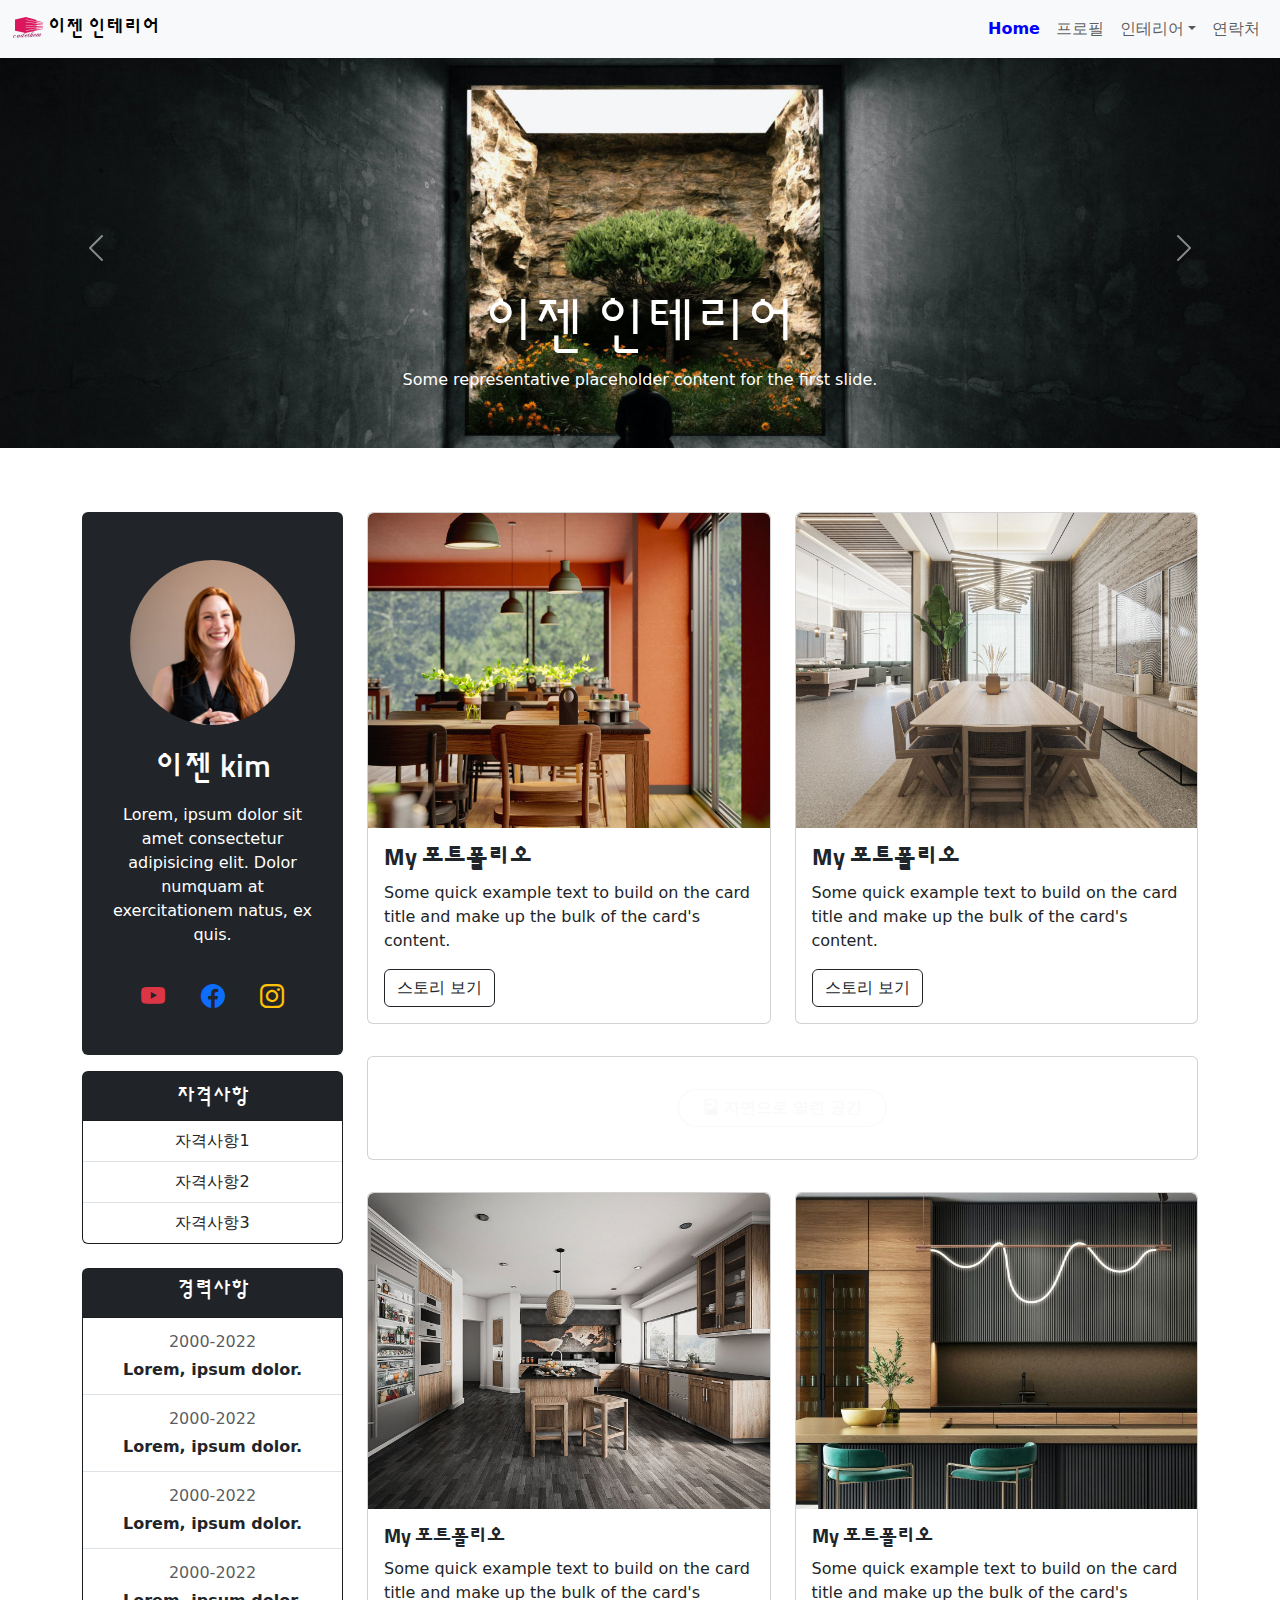
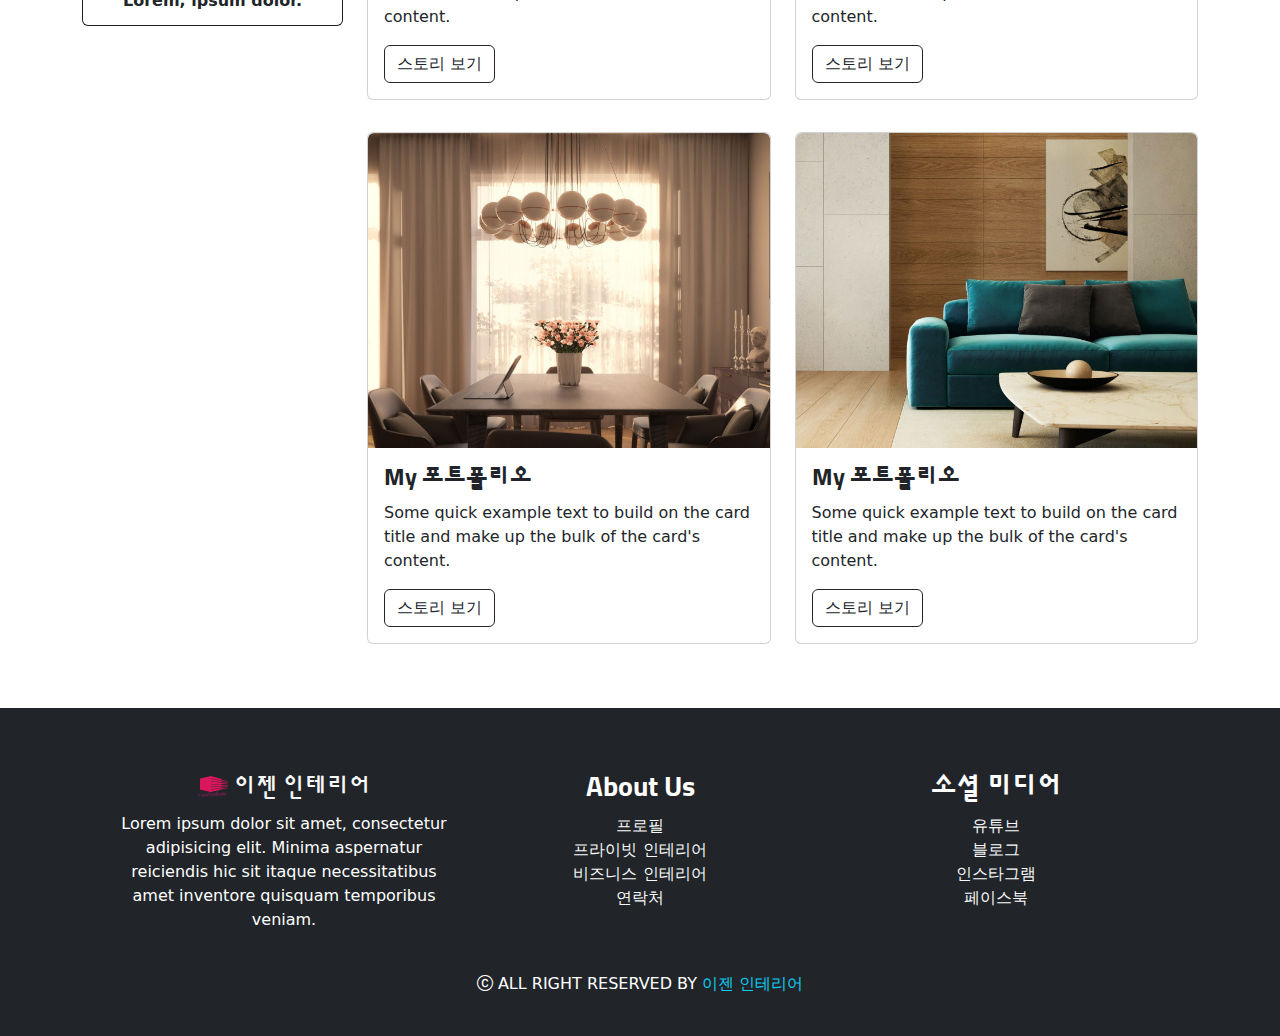
<file: index.html>
<!DOCTYPE html>
<html lang="en">
<head>
    <meta charset="UTF-8">
    <meta name="viewport" content="width=device-width, initial-scale=1.0">
    <title>이젠 인테리어</title>
    
    <link rel="stylesheet" href="https://cdn.jsdelivr.net/npm/bootstrap-icons@1.11.3/font/bootstrap-icons.min.css">
    <link href="./css/style.css" rel="stylesheet">
    <link href="./css/bootstrap.css" rel="stylesheet">

</head>
<body>
    <!-- 네비게이션 영역 시작 -->
    <nav class="navbar navbar-expand-md bg-light fixed-top">
        <div class="container-fluid">
            <a class="navbar-brand logo-font" href="./index.html"><img src='./images/logo.png' alt="로고"> 이젠 인테리어</a>
            <button class="navbar-toggler" type="button" data-bs-toggle="collapse" data-bs-target="#nav-menu" aria-controls="nav-menu" aria-expanded="false" aria-label="Toggle navigation">
                <span class="navbar-toggler-icon"></span>
            </button>
            <div class="collapse navbar-collapse" id="nav-menu">
                <ul class="navbar-nav ms-auto mb-2 mb-md-0" >
                    <li class="nav-item">
                        <a class="nav-link active fw-bold" href="#home">Home</a>
                    </li>
                    <li class="nav-item">
                        <a class="nav-link" href="./profile.html">프로필</a>
                    </li>
                    <li class="nav-item dropdown">
                        <a class="nav-link dropdown-toggle" href="#" role="button" data-bs-toggle="dropdown" aria-expanded="false">인테리어</a>
                        <ul class="dropdown-menu">
                            <li><a class="dropdown-item" href="./private-interior.html">개인공간</a></li>
                            <li><a class="dropdown-item" href="./business-interior.html">비즈니스 공간</a></li>
                        </ul>
                    </li>
                    <li class="nav-item">
                        <a class="nav-link" href="./contact.html">연락처</a>
                    </li>
                </ul>
            </div>
        </div>
    </nav>
    <!-- 헤더 영역 시작-->
    <header>
        <div id="headerCarousel" class="mt-5 carousel slide carousel-fade">
            <div class="carousel-inner">
                <div class="carousel-item active">
                    <img src="./images/header1.jpg" class="d-block w-100" alt="헤더1">
                    <div class="carousel-caption">
                        <h1 class="display-4 d-block md-0">이젠 인테리어</h5>
                        <p class="d-none d-sm-block">Some representative placeholder content for the first slide.</p>
                    </div>
                </div>
                <div class="carousel-item">
                    <img src="./images/header2.jpg" class="d-block w-100" alt="헤더2">
                    <div class="carousel-caption">
                        <h1 class="display-4 d-block md-0">이젠 인테리어</h5>
                        <p class="d-none d-sm-block">Some representative placeholder content for the first slide.</p>
                    </div>
                </div>
                <div class="carousel-item">
                    <img src="./images/header3.jpg" class="d-block w-100" alt="헤더3">
                    <div class="carousel-caption">
                        <h1 class="display-4 d-block md-0">이젠 인테리어</h5>
                        <p class="d-none d-sm-block">Some representative placeholder content for the first slide.</p>
                    </div>
                </div>
                <div class="carousel-item">
                    <img src="./images/header4.jpg" class="d-block w-100" alt="헤더4">
                    <div class="carousel-caption">
                        <h1 class="display-4 d-block md-0">이젠 인테리어</h5>
                        <p class="d-none d-sm-block">Some representative placeholder content for the first slide.</p>
                    </div>
                </div>
                <div class="carousel-item">
                    <img src="./images/header5.jpg" class="d-block w-100" alt="헤더5">
                    <div class="carousel-caption">
                        <h1 class="display-4 d-block md-0">이젠 인테리어</h5>
                        <p class="d-none d-sm-block">Some representative placeholder content for the first slide.</p>
                    </div>
                </div>
            </div>
            <button class="carousel-control-prev" type="button" data-bs-target="#headerCarousel" data-bs-slide="prev">
                <span class="carousel-control-prev-icon" aria-hidden="true"></span>
                <span class="visually-hidden">Previous</span>
            </button>
            <button class="carousel-control-next" type="button" data-bs-target="#headerCarousel" data-bs-slide="next">
                <span class="carousel-control-next-icon" aria-hidden="true"></span>
                <span class="visually-hidden">Next</span>
            </button>
        </div>
    </header>
    <!-- 메인 섹션 시작-->
    <main class="container my-5" id="home">
        <div class="row">
                <!-- 프로필 바 섹션 -->
            <section class="col-md-5 col-lg-3">

                <div class="bg-dark text-white text-center my-3 p-4 rounded">
                    <img src="./images/main-profile.jpg" alt="프로필 사진" class="rounded-circle p-4 img-fluid">
                    <h2 class="mb-3">이젠 kim</h2>
                    <p>Lorem, ipsum dolor sit amet consectetur adipisicing elit. Dolor numquam at exercitationem natus, ex quis.</p>
                    <div class="d-flex justify-content-evenly fs-4 py-3">
                        <a href="#" class="link-danger" type="button"><i class="bi bi-youtube"></i></a>
                        <a href="#" class="link-primary" type="button"><i class="bi bi-facebook"></i></a> 
                        <a href="#" class="link-warning" type="button"><i class="bi bi-instagram"></i></a>
                    </div>
                </div>
                <!-- 자격사항 리스트 -->
                <div class="card bg-dark text-white text-center">
                    <div class="card-header">
                      <h3 class="fs-5 m-1">자격사항</h3>
                    </div>
                    <ul class="list-group list-group-flush">
                      <li class="list-group-item">자격사항1</li>
                      <li class="list-group-item">자격사항2</li>
                      <li class="list-group-item">자격사항3</li>
                    </ul>
                  </div>
                  <!-- 경력사항 리스트 -->
                <div class="card bg-dark text-white text-center mt-4">
                    <div class="card-header">
                      <h3 class="fs-5">경력사항</h3>
                    </div>
                    <ul class="list-group list-group-flush">
                        <li class="list-group-item">
                            <p class="text-muted m-1">2000-2022</p>
                            <p class="fw-bold m-1">Lorem, ipsum dolor.</p>
                        </li>
                        <li class="list-group-item">
                            <p class="text-muted m-1">2000-2022</p>
                            <p class="fw-bold m-1">Lorem, ipsum dolor.</p>
                        </li>
                        <li class="list-group-item">
                            <p class="text-muted m-1">2000-2022</p>
                            <p class="fw-bold m-1">Lorem, ipsum dolor.</p>
                        </li>
                        <li class="list-group-item">
                            <p class="text-muted m-1">2000-2022</p>
                            <p class="fw-bold m-1">Lorem, ipsum dolor.</p>
                        </li>
                    </ul>
                </div>
            </section>
            <!-- 포트폴리오 섹션 -->
             
            <section class="col-md-7 col-lg-9 ">
                <div class="row">
                    <div class="col-lg-6 py-3">
                        <div class="card">
                            <div class="overflow-hidden rounded-top">
                                <img src="./images/gallery1.jpg" class="card-img-top" alt="포트폴리오 사진">
                            </div>    
                            <div class="card-body">
                                <h4 class="card-title fw-bold">My 포트폴리오</h5>
                                <p class="card-text">Some quick example text to build on the card title and make up the bulk of the card's content.</p>
                                <a href="#" class="btn btn-outline-dark">스토리 보기</a>
                            </div>  
                        </div>
                    </div>
                    <div class="col-lg-6 py-3">
                        <div class="card">
                            <div class="overflow-hidden rounded-top">
                                <img src="./images/gallery2.jpg" class="card-img-top" alt="포트폴리오 사진">
                            </div>
                            <div class="card-body">
                                <h4 class="card-title fw-bold">My 포트폴리오</h5>
                                <p class="card-text">Some quick example text to build on the card title and make up the bulk of the card's content.</p>
                                <a href="#" class="btn btn-outline-dark">스토리 보기</a>
                            </div>
                        </div>
                    </div>
                    <!-- 배너 및 모달 시작 -->
                        <div class="col-12 py-3 ">
                            <div class="card banner text-center p-3 px-4">
                                <div class="card-body">
                                    <button type="button" class="btn btn-outline-light rounded-pill px-4" data-bs-toggle="modal" data-bs-target="#newsModal">
                                    <i class="bi bi-file-image"></i> 자연으로 열린 공간
                                    </button>
                                    <!-- Modal -->
                                    <div class="modal fade" id="newsModal" tabindex="-1" aria-labelledby="newsModalLabel" aria-hidden="true">
                                        <div class="modal-dialog modal-md modal-dialog-scrollable">
                                            <div class="modal-content">
                                                <div class="modal-header">
                                                <h1 class="modal-title fs-5 text-muted fw-bold" id="newsModalLabel">자연으로 열린 공간</h1>
                                                <button type="button" class="btn-close" data-bs-dismiss="modal" aria-label="Close"></button>
                                                </div>
                                                <div class="modal-body row">
                                                    <h2 class="fw-bold">Lorem ipsum dolor sit amet.</h4>
                                                    <p class="text-muted">Lorem ipsum dolor sit amet consectetur adipisicing elit. Repudiandae, magni?</p>
                                                    <img src="./images/modal-img.jpg" class="img-fluid">
                                                    <p class="text-muted">Lorem ipsum dolor sit, amet consectetur adipisicing elit. Maxime aperiam accusamus, nihil eos officiis delectus dolor dicta reprehenderit in incidunt.</p>
                                                </div>

                                                <div class="modal-footer">
                                                    <button type="button" class="btn btn-outline-dark bnt-sm" data-bs-dismiss="modal">닫기</button>
                                                    <a href="#" class="btn btn-outline-danger bnt-sm">뉴스 기사 보기</a>
                                                </div>
                                            </div>
                                        </div>
                                    </div>
                                </div>
                            </div>
                        </div>
                    <!-- 배너 및 모달 끝 -->
                    <div class="col-lg-6 py-3">
                        <div class="card">
                            <div class="overflow-hidden rounded-top">
                                <img src="./images/gallery3.jpg" class="card-img-top" alt="포트폴리오 사진">
                            </div>
                            <div class="card-body">
                                <h5 class="card-title fw-bold">My 포트폴리오</h5>
                                <p class="card-text">Some quick example text to build on the card title and make up the bulk of the card's content.</p>
                                <a href="#" class="btn btn-outline-dark">스토리 보기</a>
                            </div>
                        </div>
                    </div>
                    <div class="col-lg-6 py-3">
                        <div class="card">
                            <div class="overflow-hidden rounded-top">
                                <img src="./images/gallery4.jpg" class="card-img-top" alt="포트폴리오 사진">
                            </div>
                            <div class="card-body">
                                <h5 class="card-title fw-bold">My 포트폴리오</h5>
                                <p class="card-text">Some quick example text to build on the card title and make up the bulk of the card's content.</p>
                                <a href="#" class="btn btn-outline-dark">스토리 보기</a>
                            </div>
                        </div>
                    </div>
                    <div class="col-lg-6 py-3">
                        <div class="card">
                            <div class="overflow-hidden rounded-top">
                                <img src="./images/gallery5.jpg" class="card-img-top" alt="포트폴리오 사진">
                            </div>
                            <div class="card-body">
                                <h4 class="card-title fw-bold">My 포트폴리오</h5>
                                <p class="card-text">Some quick example text to build on the card title and make up the bulk of the card's content.</p>
                                <a href="#" class="btn btn-outline-dark">스토리 보기</a>
                            </div>
                        </div>
                    </div>
                    <div class="col-lg-6 py-3">
                        <div class="card">
                            <div class="overflow-hidden rounded-top">
                                <img src="./images/gallery6.jpg" class="card-img-top" alt="포트폴리오 사진">
                            </div>
                            <div class="card-body">
                                <h4 class="card-title fw-bold">My 포트폴리오</h5>
                                <p class="card-text">Some quick example text to build on the card title and make up the bulk of the card's content.</p>
                                <a href="#" class="btn btn-outline-dark">스토리 보기</a>
                            </div>
                        </div>
                    </div>
                </div>
            </section>
        </div>
    </main>
    <!-- 풋터 영역 시작 -->
    <footer class="bg-dark text-white text-center py-3">
        <div class="container">
            <div class="row d-flex justify-content-evenly text-center text-white pt-5 mx-4">
                <div class="col-md-4">
                    <h4><a href="./index.html" class="link-light text-decoration-none pb-5"><img src='./images/logo.png' alt="로고"> 이젠 인테리어</a></h4>
                    <p>Lorem ipsum dolor sit amet, consectetur adipisicing elit. Minima aspernatur reiciendis hic sit itaque necessitatibus amet inventore quisquam temporibus veniam.</p>
                </div>
    
                <div class="col-md-4 px-4">
                    <h3 class="fw-bold">About Us</h3>
                    <ul class="list-unstyled">
                        <li><a href="./profile.html" class="link-light text-decoration-none">프로필</a></li>
                        <li><a href="./private-interior.html" class="link-light text-decoration-none">프라이빗 인테리어</a></li>
                        <li><a href="./business-interior.html" class="link-light text-decoration-none">비즈니스 인테리어</a></li>
                        <li><a href="./contact.html" class="link-light text-decoration-none">연락처</a></li>
                    </ul>
                </div>

                <div class="col-md-4">
                    <h3 class="fw-bold">소셜 미디어</h3>
                    <ul class="list-unstyled">
                        <li><a href="#" class="link-light text-decoration-none">유튜브</a></li>
                        <li><a href="#" class="link-light text-decoration-none">블로그</a></li>
                        <li><a href="#" class="link-light text-decoration-none">인스타그램</a></li>
                        <li><a href="#" class="link-light text-decoration-none">페이스북</a></li>
                    </ul>
                </div>
            </div>

            <div class="container text-center text-white">
                <p class="py-4 mb-0">
                    <i class="bi bi-c-circle"></i> ALL RIGHT RESERVED BY
                    <a href="https://mr.ezenac.co.kr/" target="_blank"
                    class="gugi-font link-info text-decoration-none">이젠 인테리어</a>
                </p>
            </div>

        </div>    
    </footer>
    <!-- 풋터 영역 끝 -->
    <script src="./js/bootstrap.js"></script>
    <link href="https://cdn.jsdelivr.net/npm/bootstrap@5.2.3/dist/css/bootstrap.min.css" rel="stylesheet" integrity="sha384-rbsA2VBKQhggwzxH7pPCaAqO46MgnOM80zW1RWuH61DGLwZJEdK2Kadq2F9CUG65" crossorigin="anonymous">
    <script src="https://cdn.jsdelivr.net/npm/bootstrap@5.2.3/dist/js/bootstrap.bundle.min.js" integrity="sha384-kenU1KFdBIe4zVF0s0G1M5b4hcpxyD9F7jL+jjXkk+Q2h455rYXK/7HAuoJl+0I4" crossorigin="anonymous"></script>
</body>
</html>
</file>
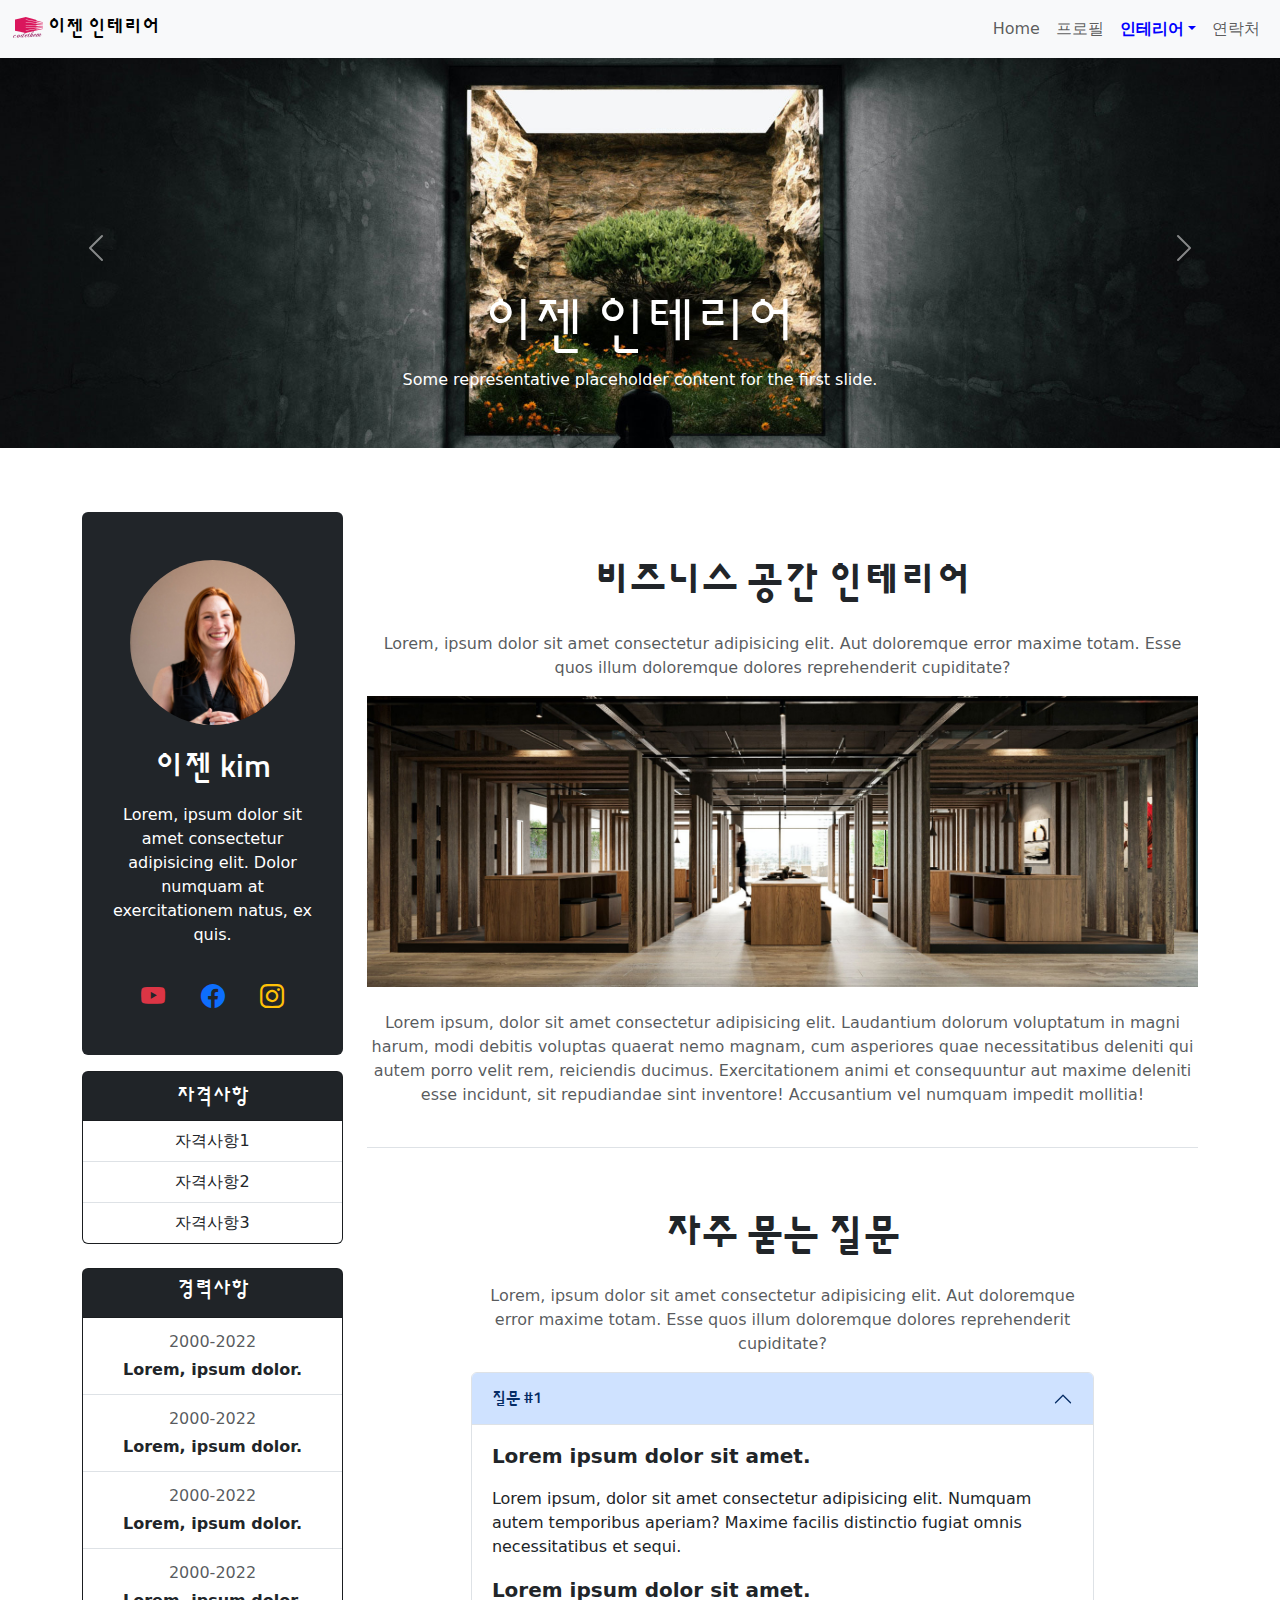
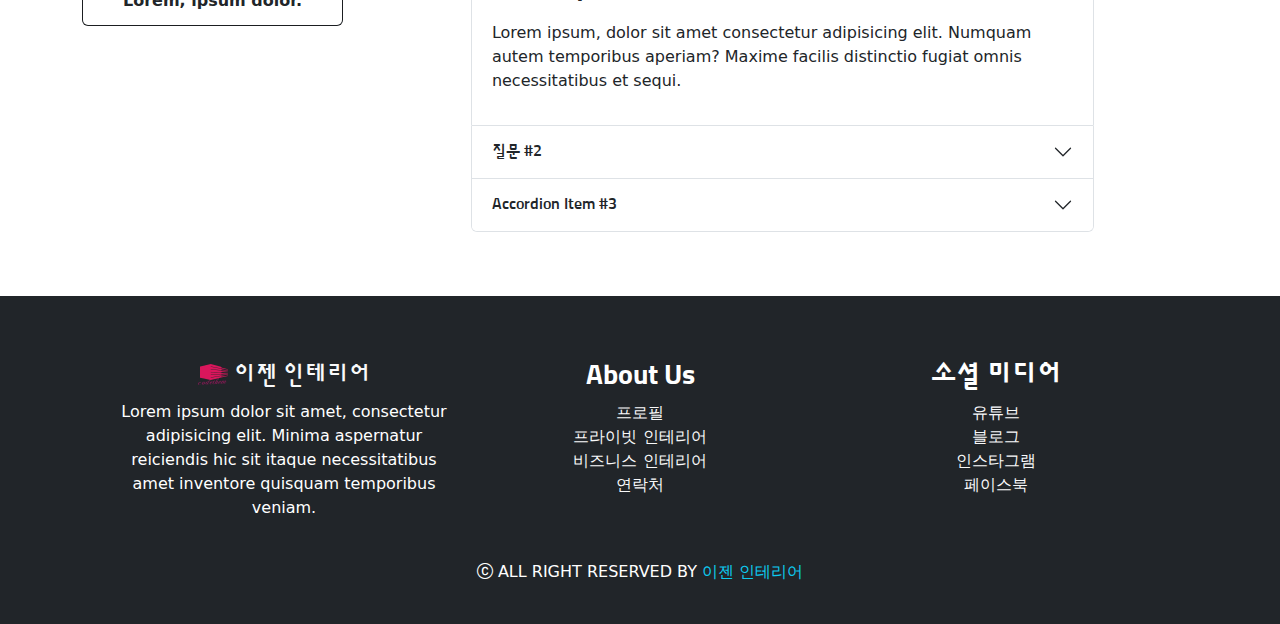
<file: business-interior.html>
<!DOCTYPE html>
<html lang="en">
<head>
    <meta charset="UTF-8">
    <meta name="viewport" content="width=device-width, initial-scale=1.0">
    <title>이젠 인테리어</title>
    
    <link rel="stylesheet" href="https://cdn.jsdelivr.net/npm/bootstrap-icons@1.11.3/font/bootstrap-icons.min.css">
    <link href="./css/style.css" rel="stylesheet">
    <link href="./css/bootstrap.css" rel="stylesheet">

</head>
<body>
    <!-- 네비게이션 영역 시작 -->
    <nav class="navbar navbar-expand-md bg-light fixed-top">
        <div class="container-fluid">
            <a class="navbar-brand logo-font" href="./index.html"><img src='./images/logo.png' alt="로고"> 이젠 인테리어</a>
            <button class="navbar-toggler" type="button" data-bs-toggle="collapse" data-bs-target="#nav-menu" aria-controls="nav-menu" aria-expanded="false" aria-label="Toggle navigation">
                <span class="navbar-toggler-icon"></span>
            </button>
            <div class="collapse navbar-collapse" id="nav-menu">
                <ul class="navbar-nav ms-auto mb-2 mb-md-0" >
                    <li class="nav-item">
                        <a class="nav-link" href="./index.html">Home</a>
                    </li>
                    <li class="nav-item">
                        <a class="nav-link" href="./profile.html">프로필</a>
                    </li>
                    <li class="nav-item dropdown">
                        <a class="nav-link dropdown-toggle active" href="#" role="button" data-bs-toggle="dropdown" aria-expanded="false">인테리어</a>
                        <ul class="dropdown-menu">
                            <li><a class="dropdown-item" href="./private-interior.html">개인공간</a></li>
                            <li><a class="dropdown-item active" href="./business-interior.html">비즈니스 공간</a></li>
                        </ul>
                    </li>
                    <li class="nav-item">
                        <a class="nav-link" href="./contact.html">연락처</a>
                    </li>
                </ul>
            </div>
        </div>
    </nav>
    <!-- 헤더 영역 시작-->
    <header>
        <div id="headerCarousel" class="mt-5 carousel slide carousel-fade">
            <div class="carousel-inner">
                <div class="carousel-item active">
                    <img src="./images/header1.jpg" class="d-block w-100" alt="헤더1">
                    <div class="carousel-caption">
                        <h1 class="display-4 d-block md-0">이젠 인테리어</h5>
                        <p class="d-none d-sm-block">Some representative placeholder content for the first slide.</p>
                    </div>
                </div>
                <div class="carousel-item">
                    <img src="./images/header2.jpg" class="d-block w-100" alt="헤더2">
                    <div class="carousel-caption">
                        <h1 class="display-4 d-block md-0">이젠 인테리어</h5>
                        <p class="d-none d-sm-block">Some representative placeholder content for the first slide.</p>
                    </div>
                </div>
                <div class="carousel-item">
                    <img src="./images/header3.jpg" class="d-block w-100" alt="헤더3">
                    <div class="carousel-caption">
                        <h1 class="display-4 d-block md-0">이젠 인테리어</h5>
                        <p class="d-none d-sm-block">Some representative placeholder content for the first slide.</p>
                    </div>
                </div>
                <div class="carousel-item">
                    <img src="./images/header4.jpg" class="d-block w-100" alt="헤더4">
                    <div class="carousel-caption">
                        <h1 class="display-4 d-block md-0">이젠 인테리어</h5>
                        <p class="d-none d-sm-block">Some representative placeholder content for the first slide.</p>
                    </div>
                </div>
                <div class="carousel-item">
                    <img src="./images/header5.jpg" class="d-block w-100" alt="헤더5">
                    <div class="carousel-caption">
                        <h1 class="display-4 d-block md-0">이젠 인테리어</h5>
                        <p class="d-none d-sm-block">Some representative placeholder content for the first slide.</p>
                    </div>
                </div>
            </div>
            <button class="carousel-control-prev" type="button" data-bs-target="#headerCarousel" data-bs-slide="prev">
                <span class="carousel-control-prev-icon" aria-hidden="true"></span>
                <span class="visually-hidden">Previous</span>
            </button>
            <button class="carousel-control-next" type="button" data-bs-target="#headerCarousel" data-bs-slide="next">
                <span class="carousel-control-next-icon" aria-hidden="true"></span>
                <span class="visually-hidden">Next</span>
            </button>
        </div>
    </header>
    <!-- 메인 섹션 시작-->
    <main class="container my-5" id="home">
        <div class="row">
                <!-- 프로필 바 섹션 -->
            <section class="col-md-5 col-lg-3 order-2 order-md-1">

                <div class="bg-dark text-white text-center my-3 p-4 rounded">
                    <img src="./images/main-profile.jpg" alt="프로필 사진" class="rounded-circle p-4 img-fluid">
                    <h2 class="mb-3">이젠 kim</h2>
                    <p>Lorem, ipsum dolor sit amet consectetur adipisicing elit. Dolor numquam at exercitationem natus, ex quis.</p>
                    <div class="d-flex justify-content-evenly fs-4 py-3">
                        <a href="#" class="link-danger" type="button"><i class="bi bi-youtube"></i></a>
                        <a href="#" class="link-primary" type="button"><i class="bi bi-facebook"></i></a> 
                        <a href="#" class="link-warning" type="button"><i class="bi bi-instagram"></i></a>
                    </div>
                </div>
                <!-- 자격사항 리스트 -->
                <div class="card bg-dark text-white text-center">
                    <div class="card-header">
                      <h3 class="fs-5 m-1">자격사항</h3>
                    </div>
                    <ul class="list-group list-group-flush">
                      <li class="list-group-item">자격사항1</li>
                      <li class="list-group-item">자격사항2</li>
                      <li class="list-group-item">자격사항3</li>
                    </ul>
                  </div>
                  <!-- 경력사항 리스트 -->
                <div class="card bg-dark text-white text-center mt-4">
                    <div class="card-header">
                      <h3 class="fs-5">경력사항</h3>
                    </div>
                    <ul class="list-group list-group-flush">
                        <li class="list-group-item">
                            <p class="text-muted m-1">2000-2022</p>
                            <p class="fw-bold m-1">Lorem, ipsum dolor.</p>
                        </li>
                        <li class="list-group-item">
                            <p class="text-muted m-1">2000-2022</p>
                            <p class="fw-bold m-1">Lorem, ipsum dolor.</p>
                        </li>
                        <li class="list-group-item">
                            <p class="text-muted m-1">2000-2022</p>
                            <p class="fw-bold m-1">Lorem, ipsum dolor.</p>
                        </li>
                        <li class="list-group-item">
                            <p class="text-muted m-1">2000-2022</p>
                            <p class="fw-bold m-1">Lorem, ipsum dolor.</p>
                        </li>
                    </ul>
                </div>
            </section>
            <!-- 비즈니스인테리어 섹션 시작 -->
            <section class="col-md-7 col-lg-9 order-1 order-md-2">
                <div class="py-3 mt-5 text-center border-bottom">
                    <h3 class="fs-1 fw-bold pb-3">비즈니스 공간 인테리어</h3>
                    <p class="text-muted">Lorem, ipsum dolor sit amet consectetur adipisicing elit. Aut doloremque error maxime totam. Esse quos illum doloremque dolores reprehenderit cupiditate?</p>
                    <img src="./images/business.jpg" class="img-fluid">
                    <p class="text-muted my-4">Lorem ipsum, dolor sit amet consectetur adipisicing elit. Laudantium dolorum voluptatum in magni harum, modi debitis voluptas quaerat nemo magnam, cum asperiores quae necessitatibus deleniti qui autem porro velit rem, reiciendis ducimus. Exercitationem animi et consequuntur aut maxime deleniti esse incidunt, sit repudiandae sint inventore! Accusantium vel numquam impedit mollitia!</p>
                </div>
            <div class="py-3 mt-5 col-lg-9 mx-auto">
                <div class="text-center">
                    <h3 class="fs-1 fw-bold pb-3">자주 묻는 질문</h3>
                    <p class="text-muted">Lorem, ipsum dolor sit amet consectetur adipisicing elit. Aut doloremque error maxime totam. Esse quos illum doloremque dolores reprehenderit cupiditate?</p>
                </div>
                    <div class="accordion" id="accordionExample">
                        <div class="accordion-item">
                            <h2 class="accordion-header">
                            <button class="accordion-button" type="button" data-bs-toggle="collapse" data-bs-target="#collapseOne" aria-expanded="true" aria-controls="collapseOne">
                                질문 #1
                            </button>
                            </h2>
                        <div id="collapseOne" class="accordion-collapse collapse show" data-bs-parent="#accordionExample">
                            <div class="accordion-body">
                                <p class="fs-5 fw-bold">Lorem ipsum dolor sit amet.</p>
                                <p>Lorem ipsum, dolor sit amet consectetur adipisicing elit. Numquam autem temporibus aperiam? Maxime facilis distinctio fugiat omnis necessitatibus et sequi.</p>
                                <p class="fs-5 fw-bold">Lorem ipsum dolor sit amet.</p>
                                <p>Lorem ipsum, dolor sit amet consectetur adipisicing elit. Numquam autem temporibus aperiam? Maxime facilis distinctio fugiat omnis necessitatibus et sequi.</p> 
                            </div>
                          </div>
                        </div>
                        <div class="accordion-item">
                          <h2 class="accordion-header">
                            <button class="accordion-button collapsed" type="button" data-bs-toggle="collapse" data-bs-target="#collapseTwo" aria-expanded="false" aria-controls="collapseTwo">
                              질문 #2
                            </button>
                          </h2>
                          <div id="collapseTwo" class="accordion-collapse collapse" data-bs-parent="#accordionExample">
                            <div class="accordion-body">
                                <p class="fs-5 fw-bold">Lorem ipsum dolor sit amet.</p>
                                <p>Lorem ipsum, dolor sit amet consectetur adipisicing elit. Numquam autem temporibus aperiam? Maxime facilis distinctio fugiat omnis necessitatibus et sequi.</p>
                                <p class="fs-5 fw-bold">Lorem ipsum dolor sit amet.</p>
                                <p>Lorem ipsum, dolor sit amet consectetur adipisicing elit. Numquam autem temporibus aperiam? Maxime facilis distinctio fugiat omnis necessitatibus et sequi.</p>
                            </div>
                          </div>
                        </div>
                        <div class="accordion-item">
                          <h2 class="accordion-header">
                            <button class="accordion-button collapsed" type="button" data-bs-toggle="collapse" data-bs-target="#collapseThree" aria-expanded="false" aria-controls="collapseThree">
                              Accordion Item #3
                            </button>
                          </h2>
                          <div id="collapseThree" class="accordion-collapse collapse" data-bs-parent="#accordionExample">
                            <div class="accordion-body">
                              <strong>This is the third item's accordion body.</strong> It is hidden by default, until the collapse plugin adds the appropriate classes that we use to style each element. These classes control the overall appearance, as well as the showing and hiding via CSS transitions. You can modify any of this with custom CSS or overriding our default variables. It's also worth noting that just about any HTML can go within the <code>.accordion-body</code>, though the transition does limit overflow.
                            </div>
                          </div>
                        </div>
                    </div>
                </div>
            </section>
            <!-- 비즈니스인테리어 섹션 끝 -->
        </div>
    </main>
    <!-- 풋터 영역 시작 -->
    <footer class="bg-dark text-white text-center py-3">
        <div class="container">
            <div class="row d-flex justify-content-evenly text-center text-white pt-5 mx-4">
                <div class="col-md-4">
                    <h4><a href="./index.html" class="link-light text-decoration-none pb-5"><img src='./images/logo.png' alt="로고"> 이젠 인테리어</a></h4>
                    <p>Lorem ipsum dolor sit amet, consectetur adipisicing elit. Minima aspernatur reiciendis hic sit itaque necessitatibus amet inventore quisquam temporibus veniam.</p>
                </div>
    
                <div class="col-md-4 px-4">
                    <h3 class="fw-bold">About Us</h3>
                    <ul class="list-unstyled">
                        <li><a href="./profile.html" class="link-light text-decoration-none">프로필</a></li>
                        <li><a href="./private-interior.html" class="link-light text-decoration-none">프라이빗 인테리어</a></li>
                        <li><a href="./business-interior.html" class="link-light text-decoration-none">비즈니스 인테리어</a></li>
                        <li><a href="./contact.html" class="link-light text-decoration-none">연락처</a></li>
                    </ul>
                </div>

                <div class="col-md-4">
                    <h3 class="fw-bold">소셜 미디어</h3>
                    <ul class="list-unstyled">
                        <li><a href="#" class="link-light text-decoration-none">유튜브</a></li>
                        <li><a href="#" class="link-light text-decoration-none">블로그</a></li>
                        <li><a href="#" class="link-light text-decoration-none">인스타그램</a></li>
                        <li><a href="#" class="link-light text-decoration-none">페이스북</a></li>
                    </ul>
                </div>
            </div>

            <div class="container text-center text-white">
                <p class="py-4 mb-0">
                    <i class="bi bi-c-circle"></i> ALL RIGHT RESERVED BY
                    <a href="https://mr.ezenac.co.kr/" target="_blank"
                    class="gugi-font link-info text-decoration-none">이젠 인테리어</a>
                </p>
            </div>

        </div>    
    </footer>
    <!-- 풋터 영역 끝 -->
    <script src="./js/bootstrap.js"></script>
    <link href="https://cdn.jsdelivr.net/npm/bootstrap@5.2.3/dist/css/bootstrap.min.css" rel="stylesheet" integrity="sha384-rbsA2VBKQhggwzxH7pPCaAqO46MgnOM80zW1RWuH61DGLwZJEdK2Kadq2F9CUG65" crossorigin="anonymous">
    <script src="https://cdn.jsdelivr.net/npm/bootstrap@5.2.3/dist/js/bootstrap.bundle.min.js" integrity="sha384-kenU1KFdBIe4zVF0s0G1M5b4hcpxyD9F7jL+jjXkk+Q2h455rYXK/7HAuoJl+0I4" crossorigin="anonymous"></script>
</body>
</html>
</file>
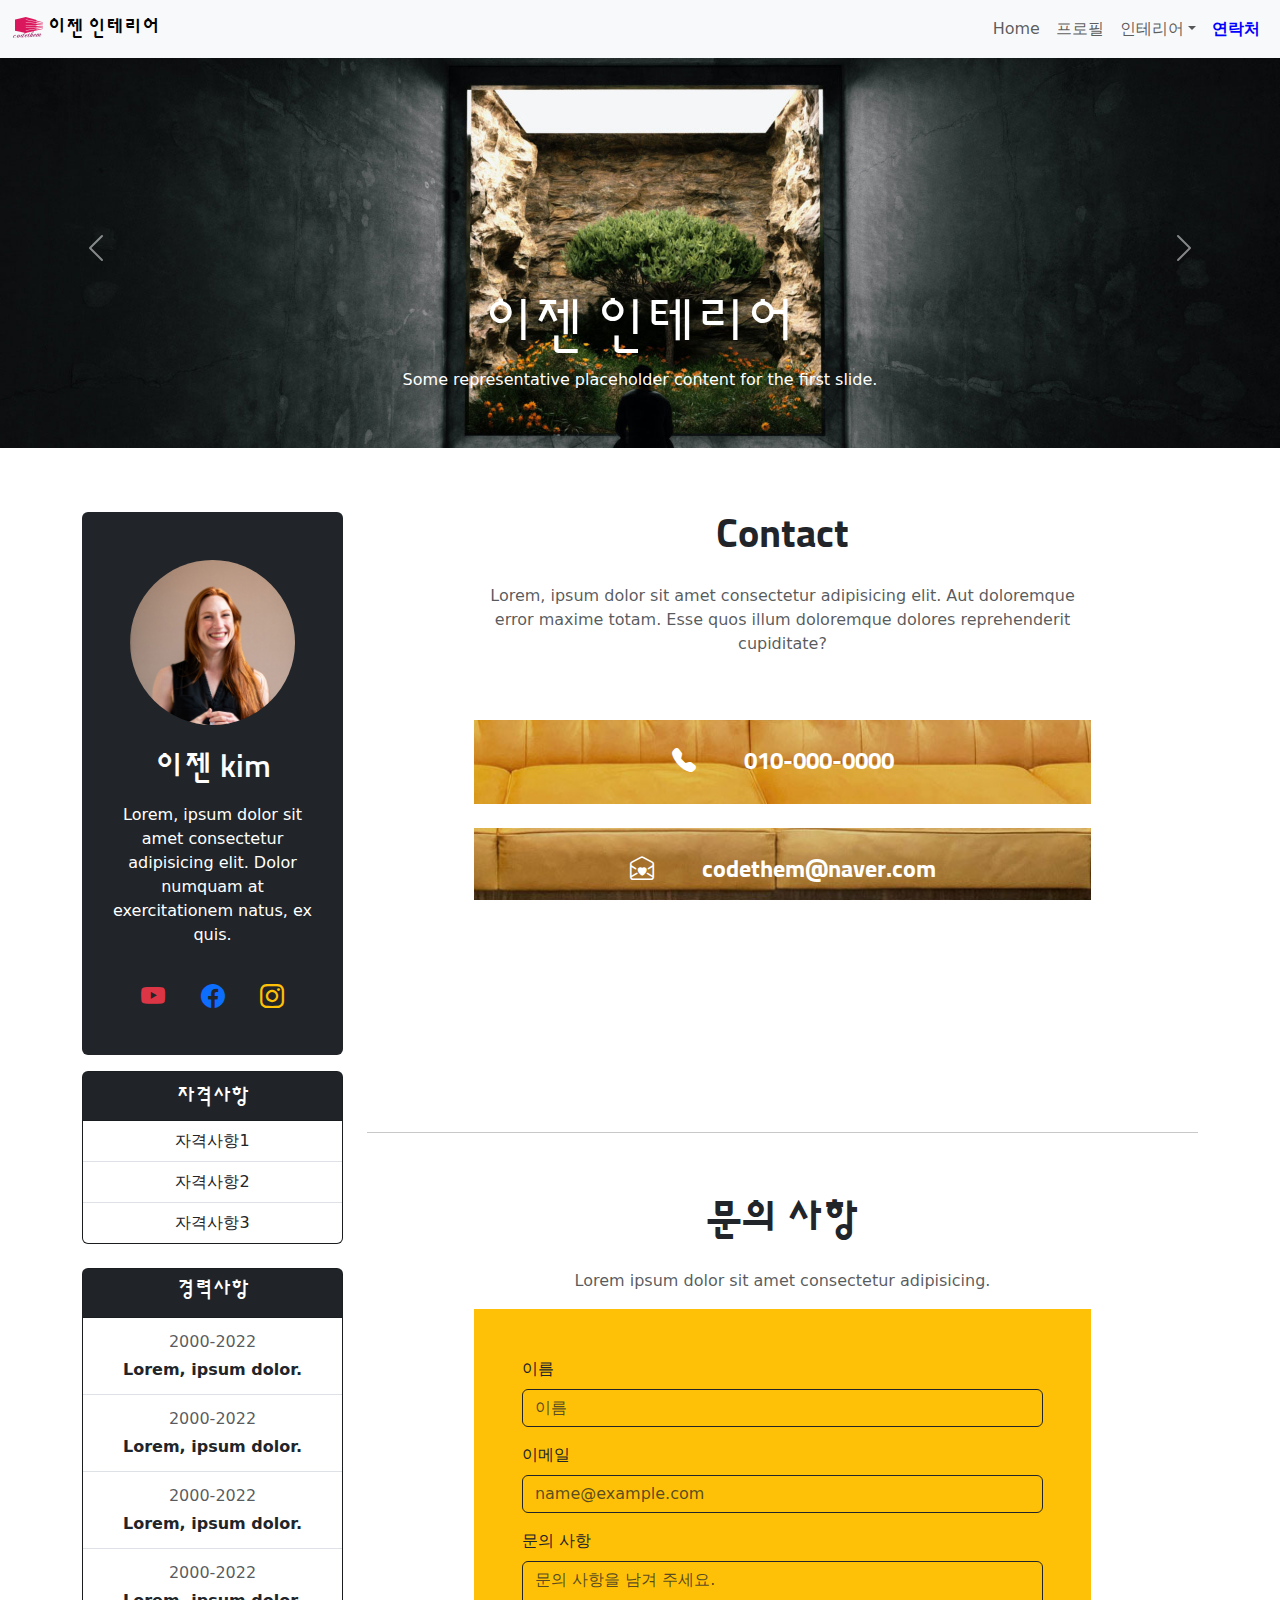
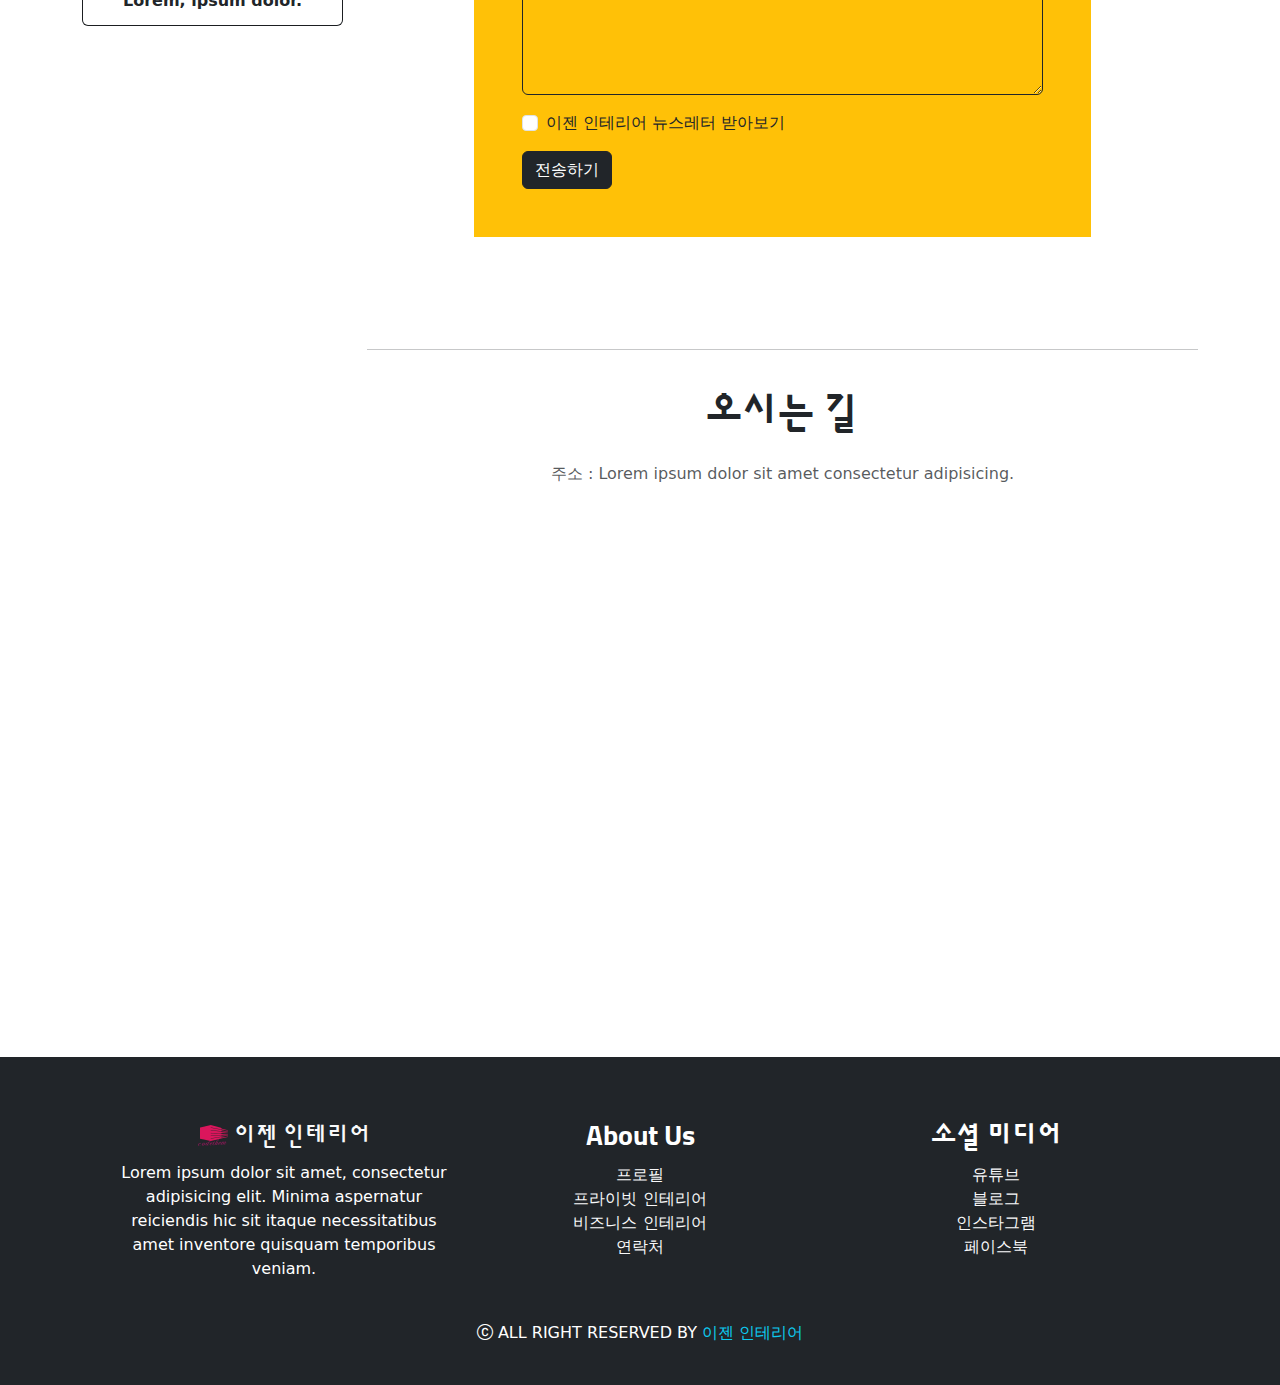
<file: contact.html>
<!DOCTYPE html>
<html lang="en">
<head>
    <meta charset="UTF-8">
    <meta name="viewport" content="width=device-width, initial-scale=1.0">
    <title>이젠 인테리어</title>
    
    <link rel="stylesheet" href="https://cdn.jsdelivr.net/npm/bootstrap-icons@1.11.3/font/bootstrap-icons.min.css">
    <link href="./css/style.css" rel="stylesheet">
    <link href="./css/bootstrap.css" rel="stylesheet">

</head>
<body>
    <!-- 네비게이션 영역 시작 -->
    <nav class="navbar navbar-expand-md bg-light fixed-top">
        <div class="container-fluid">
            <a class="navbar-brand logo-font" href="./index.html"><img src='./images/logo.png' alt="로고"> 이젠 인테리어</a>
            <button class="navbar-toggler" type="button" data-bs-toggle="collapse" data-bs-target="#nav-menu" aria-controls="nav-menu" aria-expanded="false" aria-label="Toggle navigation">
                <span class="navbar-toggler-icon"></span>
            </button>
            <div class="collapse navbar-collapse" id="nav-menu">
                <ul class="navbar-nav ms-auto mb-2 mb-md-0" >
                    <li class="nav-item">
                        <a class="nav-link" href="./index.html">Home</a>
                    </li>
                    <li class="nav-item">
                        <a class="nav-link" href="./profile.html">프로필</a>
                    </li>
                    <li class="nav-item dropdown">
                        <a class="nav-link dropdown-toggle" href="#" role="button" data-bs-toggle="dropdown" aria-expanded="false">인테리어</a>
                        <ul class="dropdown-menu">
                            <li><a class="dropdown-item" href="./private-interior.html">개인공간</a></li>
                            <li><a class="dropdown-item" href="./business-interior.html">비즈니스 공간</a></li>
                        </ul>
                    </li>
                    <li class="nav-item">
                        <a class="nav-link active" href="./contact.html">연락처</a>
                    </li>
                </ul>
            </div>
        </div>
    </nav>
    <!-- 헤더 영역 시작-->
    <header>
        <div id="headerCarousel" class="mt-5 carousel slide carousel-fade">
            <div class="carousel-inner">
                <div class="carousel-item active">
                    <img src="./images/header1.jpg" class="d-block w-100" alt="헤더1">
                    <div class="carousel-caption">
                        <h1 class="display-4 d-block md-0">이젠 인테리어</h5>
                        <p class="d-none d-sm-block">Some representative placeholder content for the first slide.</p>
                    </div>
                </div>
                <div class="carousel-item">
                    <img src="./images/header2.jpg" class="d-block w-100" alt="헤더2">
                    <div class="carousel-caption">
                        <h1 class="display-4 d-block md-0">이젠 인테리어</h5>
                        <p class="d-none d-sm-block">Some representative placeholder content for the first slide.</p>
                    </div>
                </div>
                <div class="carousel-item">
                    <img src="./images/header3.jpg" class="d-block w-100" alt="헤더3">
                    <div class="carousel-caption">
                        <h1 class="display-4 d-block md-0">이젠 인테리어</h5>
                        <p class="d-none d-sm-block">Some representative placeholder content for the first slide.</p>
                    </div>
                </div>
                <div class="carousel-item">
                    <img src="./images/header4.jpg" class="d-block w-100" alt="헤더4">
                    <div class="carousel-caption">
                        <h1 class="display-4 d-block md-0">이젠 인테리어</h5>
                        <p class="d-none d-sm-block">Some representative placeholder content for the first slide.</p>
                    </div>
                </div>
                <div class="carousel-item">
                    <img src="./images/header5.jpg" class="d-block w-100" alt="헤더5">
                    <div class="carousel-caption">
                        <h1 class="display-4 d-block md-0">이젠 인테리어</h5>
                        <p class="d-none d-sm-block">Some representative placeholder content for the first slide.</p>
                    </div>
                </div>
            </div>
            <button class="carousel-control-prev" type="button" data-bs-target="#headerCarousel" data-bs-slide="prev">
                <span class="carousel-control-prev-icon" aria-hidden="true"></span>
                <span class="visually-hidden">Previous</span>
            </button>
            <button class="carousel-control-next" type="button" data-bs-target="#headerCarousel" data-bs-slide="next">
                <span class="carousel-control-next-icon" aria-hidden="true"></span>
                <span class="visually-hidden">Next</span>
            </button>
        </div>
    </header>
    <!-- 메인 섹션 시작-->
    <main class="container my-5" id="home">
        <div class="row">
                <!-- 프로필 바 섹션 -->
            <section class="col-md-5 col-lg-3">

                <div class="bg-dark text-white text-center my-3 p-4 rounded">
                    <img src="./images/main-profile.jpg" alt="프로필 사진" class="rounded-circle p-4 img-fluid">
                    <h2 class="mb-3">이젠 kim</h2>
                    <p>Lorem, ipsum dolor sit amet consectetur adipisicing elit. Dolor numquam at exercitationem natus, ex quis.</p>
                    <div class="d-flex justify-content-evenly fs-4 py-3">
                        <a href="#" class="link-danger" type="button"><i class="bi bi-youtube"></i></a>
                        <a href="#" class="link-primary" type="button"><i class="bi bi-facebook"></i></a> 
                        <a href="#" class="link-warning" type="button"><i class="bi bi-instagram"></i></a>
                    </div>
                </div>
                <!-- 자격사항 리스트 -->
                <div class="card bg-dark text-white text-center">
                    <div class="card-header">
                      <h3 class="fs-5 m-1">자격사항</h3>
                    </div>
                    <ul class="list-group list-group-flush">
                      <li class="list-group-item">자격사항1</li>
                      <li class="list-group-item">자격사항2</li>
                      <li class="list-group-item">자격사항3</li>
                    </ul>
                  </div>
                  <!-- 경력사항 리스트 -->
                <div class="card bg-dark text-white text-center mt-4">
                    <div class="card-header">
                      <h3 class="fs-5">경력사항</h3>
                    </div>
                    <ul class="list-group list-group-flush">
                        <li class="list-group-item">
                            <p class="text-muted m-1">2000-2022</p>
                            <p class="fw-bold m-1">Lorem, ipsum dolor.</p>
                        </li>
                        <li class="list-group-item">
                            <p class="text-muted m-1">2000-2022</p>
                            <p class="fw-bold m-1">Lorem, ipsum dolor.</p>
                        </li>
                        <li class="list-group-item">
                            <p class="text-muted m-1">2000-2022</p>
                            <p class="fw-bold m-1">Lorem, ipsum dolor.</p>
                        </li>
                        <li class="list-group-item">
                            <p class="text-muted m-1">2000-2022</p>
                            <p class="fw-bold m-1">Lorem, ipsum dolor.</p>
                        </li>
                    </ul>
                </div>
            </section>
            <!-- 연락처 섹션 시작 -->
            <section class="col-md-7 col-lg-9 ">
                <section class="row pt-3 pb-5">
                    <div class="text-center col-lg-9 mx-auto">
                        <h3 class="fs-1 fw-bold pb-3">Contact</h3>
                        <p class="text-muted">Lorem, ipsum dolor sit amet consectetur adipisicing elit. Aut doloremque error maxime totam. Esse quos illum doloremque dolores reprehenderit cupiditate?</p>
                        <div class="py-4 content-bg mt-3">
                            <div class=" p-4 contact my-4"><p class="fs-4 fw-bold text-white mb-0 logo-font"><i class="bi bi-telephone-fill me-3 me-lg-5"></i>010-000-0000</p></div>
                            <div class=" p-4 contact my-4"><p class="fs-4 fw-bold text-white mb-0 logo-font"><i class="bi bi-envelope-open-heart me-3 me-lg-5"></i>codethem@naver.com</p></div>
                            <div class=" p-4 contact my-4"><p class="fs-4 fw-bold text-white mb-0 logo-font"><i class="bi bi-house-fill me-3 me-lg-5"></i>지하철 8호선 모란역 2번 출구</p></div>
                        </div>
                    </div>
                </section>
                <hr>
                <div class="row py-5">
                    <div class=" col-lg-9 mx-auto">
                        <h3 class="fs-1 fw-bold pb-3 text-center">문의 사항</h3>
                        <p class="text-muted text-center">Lorem ipsum dolor sit amet consectetur adipisicing.</p>
                        <form action="/action_page.php" class="bg-warning p-5 mb-5" method="GET">
                            <div class="mb-3">
                                <label for="user-name" class="form-label">이름</label>
                                <input type="text" class="form-control bg-transparent border-dark" id="user-name"  placeholder="이름" name="user-name">
                            </div>
                            <div class="mb-3">
                                <label for="user-email" class="form-label">이메일</label>
                                <input type="email" class="form-control bg-transparent border-dark" id="user-email" aria-describedby="emailHelp"  placeholder="name@example.com" name="user-email">
                            </div>
                            <div class="mb-3">
                                <label for="exampleFormControlTextarea1" class="form-label">문의 사항</label>
                                <textarea class="form-control bg-transparent border-dark" id="exampleFormControlTextarea1" cols="30" rows="5" placeholder="문의 사항을 남겨 주세요." name="user-msg"></textarea>
                            </div>
                            <div class="mb-3 form-check">
                                <input type="checkbox" class="form-check-input" id="news-letter-ckeck">
                                <label class="form-check-label " for="news-letter-ckeck">이젠 인테리어 뉴스레터 받아보기</label>
                            </div>
                            <button type="submit" class="btn btn-dark">전송하기</button>
                        </form>
                    </div>
                </div>
                <hr>
                <section class="py-4 text-center">
                    <h2 class="fs-1 fw-bold">오시는 길</h2>
                    <p class="text-muted py-3">주소 : Lorem ipsum dolor sit amet consectetur adipisicing.</p>
                    <div class="ratio ratio-16x9">
                        <iframe src="https://www.google.com/maps/embed?pb=!1m18!1m12!1m3!1d3168.1861203503195!2d127.12712117642579!3d37.432707731789755!2m3!1f0!2f0!3f0!3m2!1i1024!2i768!4f13.1!3m3!1m2!1s0x357ca883df7418d1%3A0x1e9926ba0f71d15c!2z7J207KCgSVTsu7Ttk6jthLDslYTsubTrjbDrr7g!5e0!3m2!1sko!2skr!4v1722928359830!5m2!1sko!2skr" allowfullscreen="" loading="lazy" referrerpolicy="no-referrer-when-downgrade"></iframe>
                    </div>

                </section>
            </section>
            <!-- 연락처 섹션 끝 -->
        </div>
    </main>
    <!-- 풋터 영역 시작 -->
    <footer class="bg-dark text-white text-center py-3">
        <div class="container">
            <div class="row d-flex justify-content-evenly text-center text-white pt-5 mx-4">
                <div class="col-md-4">
                    <h4><a href="./index.html" class="link-light text-decoration-none pb-5"><img src='./images/logo.png' alt="로고"> 이젠 인테리어</a></h4>
                    <p>Lorem ipsum dolor sit amet, consectetur adipisicing elit. Minima aspernatur reiciendis hic sit itaque necessitatibus amet inventore quisquam temporibus veniam.</p>
                </div>
    
                <div class="col-md-4 px-4">
                    <h3 class="fw-bold">About Us</h3>
                    <ul class="list-unstyled">
                        <li><a href="./profile.html" class="link-light text-decoration-none">프로필</a></li>
                        <li><a href="./private-interior.html" class="link-light text-decoration-none">프라이빗 인테리어</a></li>
                        <li><a href="./business-interior.html" class="link-light text-decoration-none">비즈니스 인테리어</a></li>
                        <li><a href="./contact.html" class="link-light text-decoration-none">연락처</a></li>
                    </ul>
                </div>

                <div class="col-md-4">
                    <h3 class="fw-bold">소셜 미디어</h3>
                    <ul class="list-unstyled">
                        <li><a href="#" class="link-light text-decoration-none">유튜브</a></li>
                        <li><a href="#" class="link-light text-decoration-none">블로그</a></li>
                        <li><a href="#" class="link-light text-decoration-none">인스타그램</a></li>
                        <li><a href="#" class="link-light text-decoration-none">페이스북</a></li>
                    </ul>
                </div>
            </div>

            <div class="container text-center text-white">
                <p class="py-4 mb-0">
                    <i class="bi bi-c-circle"></i> ALL RIGHT RESERVED BY
                    <a href="https://mr.ezenac.co.kr/" target="_blank"
                    class="gugi-font link-info text-decoration-none">이젠 인테리어</a>
                </p>
            </div>

        </div>    
    </footer>
    <!-- 풋터 영역 끝 -->
    <script src="./js/bootstrap.js"></script>
    <link href="https://cdn.jsdelivr.net/npm/bootstrap@5.2.3/dist/css/bootstrap.min.css" rel="stylesheet" integrity="sha384-rbsA2VBKQhggwzxH7pPCaAqO46MgnOM80zW1RWuH61DGLwZJEdK2Kadq2F9CUG65" crossorigin="anonymous">
    <script src="https://cdn.jsdelivr.net/npm/bootstrap@5.2.3/dist/js/bootstrap.bundle.min.js" integrity="sha384-kenU1KFdBIe4zVF0s0G1M5b4hcpxyD9F7jL+jjXkk+Q2h455rYXK/7HAuoJl+0I4" crossorigin="anonymous"></script>
</body>
</html>
</file>
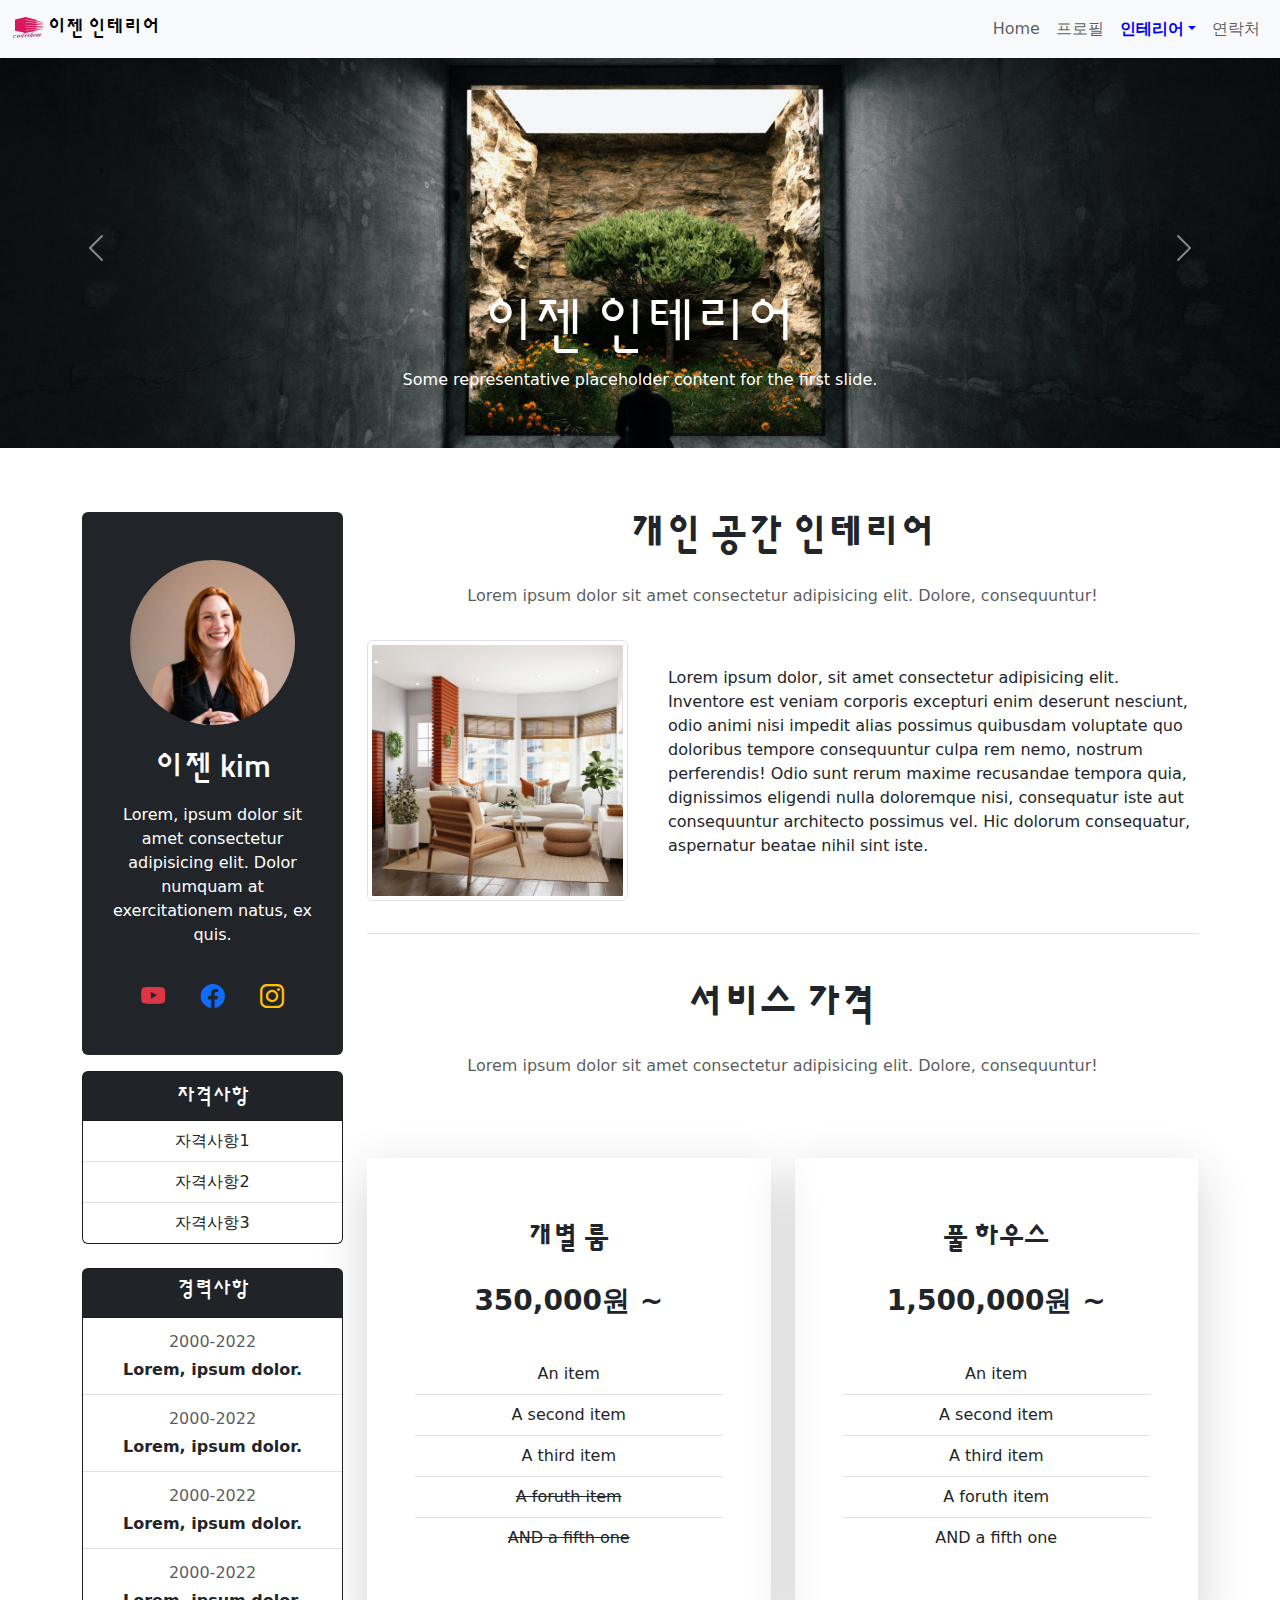
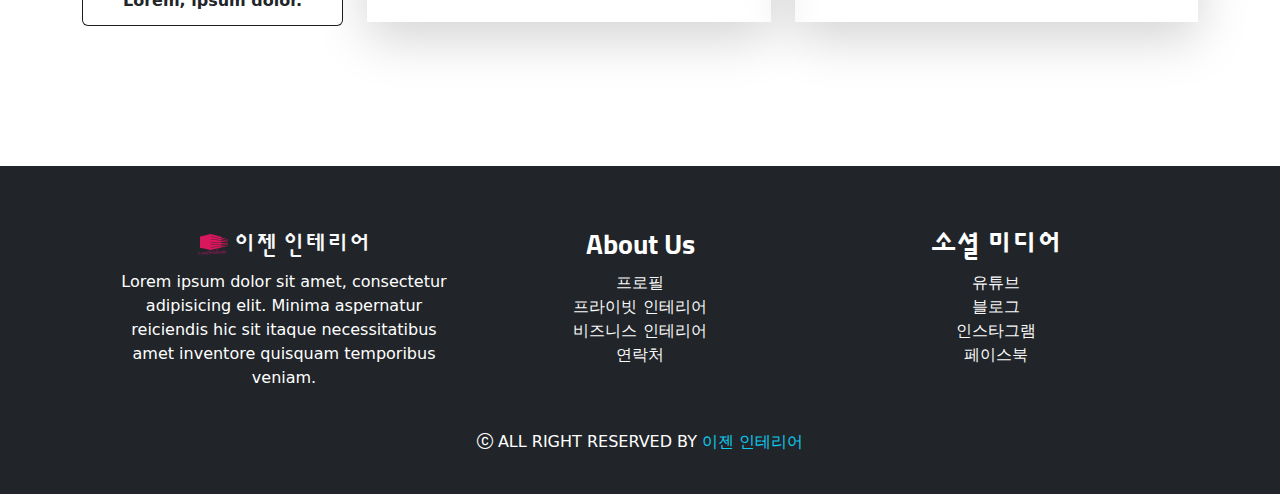
<file: private-interior.html>
<!DOCTYPE html>
<html lang="en">
<head>
    <meta charset="UTF-8">
    <meta name="viewport" content="width=device-width, initial-scale=1.0">
    <title>이젠 인테리어</title>
    
    <link rel="stylesheet" href="https://cdn.jsdelivr.net/npm/bootstrap-icons@1.11.3/font/bootstrap-icons.min.css">
    <link href="./css/style.css" rel="stylesheet">
    <link href="./css/bootstrap.css" rel="stylesheet">

</head>
<body>
    <!-- 네비게이션 영역 시작 -->
    <nav class="navbar navbar-expand-md bg-light fixed-top">
        <div class="container-fluid">
            <a class="navbar-brand logo-font" href="./index.html"><img src='./images/logo.png' alt="로고"> 이젠 인테리어</a>
            <button class="navbar-toggler" type="button" data-bs-toggle="collapse" data-bs-target="#nav-menu" aria-controls="nav-menu" aria-expanded="false" aria-label="Toggle navigation">
                <span class="navbar-toggler-icon"></span>
            </button>
            <div class="collapse navbar-collapse" id="nav-menu">
                <ul class="navbar-nav ms-auto mb-2 mb-md-0" >
                    <li class="nav-item">
                        <a class="nav-link" href="./index.html">Home</a>
                    </li>
                    <li class="nav-item">
                        <a class="nav-link" href="./profile.html">프로필</a>
                    </li>
                    <li class="nav-item dropdown">
                        <a class="nav-link dropdown-toggle active" href="#" role="button" data-bs-toggle="dropdown" aria-expanded="false">인테리어</a>
                        <ul class="dropdown-menu">
                            <li><a class="dropdown-item active" href="./private-interior.html">개인공간</a></li>
                            <li><a class="dropdown-item " href="./business-interior.html">비즈니스 공간</a></li>
                        </ul>
                    </li>
                    <li class="nav-item">
                        <a class="nav-link" href="./contact.html">연락처</a>
                    </li>
                </ul>
            </div>
        </div>
    </nav>
    <!-- 헤더 영역 시작-->
    <header>
        <div id="headerCarousel" class="mt-5 carousel slide carousel-fade">
            <div class="carousel-inner">
                <div class="carousel-item active">
                    <img src="./images/header1.jpg" class="d-block w-100" alt="헤더1">
                    <div class="carousel-caption">
                        <h1 class="display-4 d-block md-0">이젠 인테리어</h5>
                        <p class="d-none d-sm-block">Some representative placeholder content for the first slide.</p>
                    </div>
                </div>
                <div class="carousel-item">
                    <img src="./images/header2.jpg" class="d-block w-100" alt="헤더2">
                    <div class="carousel-caption">
                        <h1 class="display-4 d-block md-0">이젠 인테리어</h5>
                        <p class="d-none d-sm-block">Some representative placeholder content for the first slide.</p>
                    </div>
                </div>
                <div class="carousel-item">
                    <img src="./images/header3.jpg" class="d-block w-100" alt="헤더3">
                    <div class="carousel-caption">
                        <h1 class="display-4 d-block md-0">이젠 인테리어</h5>
                        <p class="d-none d-sm-block">Some representative placeholder content for the first slide.</p>
                    </div>
                </div>
                <div class="carousel-item">
                    <img src="./images/header4.jpg" class="d-block w-100" alt="헤더4">
                    <div class="carousel-caption">
                        <h1 class="display-4 d-block md-0">이젠 인테리어</h5>
                        <p class="d-none d-sm-block">Some representative placeholder content for the first slide.</p>
                    </div>
                </div>
                <div class="carousel-item">
                    <img src="./images/header5.jpg" class="d-block w-100" alt="헤더5">
                    <div class="carousel-caption">
                        <h1 class="display-4 d-block md-0">이젠 인테리어</h5>
                        <p class="d-none d-sm-block">Some representative placeholder content for the first slide.</p>
                    </div>
                </div>
            </div>
            <button class="carousel-control-prev" type="button" data-bs-target="#headerCarousel" data-bs-slide="prev">
                <span class="carousel-control-prev-icon" aria-hidden="true"></span>
                <span class="visually-hidden">Previous</span>
            </button>
            <button class="carousel-control-next" type="button" data-bs-target="#headerCarousel" data-bs-slide="next">
                <span class="carousel-control-next-icon" aria-hidden="true"></span>
                <span class="visually-hidden">Next</span>
            </button>
        </div>
    </header>
    <!-- 메인 섹션 시작-->
    <main class="container my-5" id="home">
        <div class="row">
                <!-- 프로필 바 섹션 -->
            <section class="col-md-5 col-lg-3 order-2 order-md-1">

                <div class="bg-dark text-white text-center my-3 p-4 rounded">
                    <img src="./images/main-profile.jpg" alt="프로필 사진" class="rounded-circle p-4 img-fluid">
                    <h2 class="mb-3">이젠 kim</h2>
                    <p>Lorem, ipsum dolor sit amet consectetur adipisicing elit. Dolor numquam at exercitationem natus, ex quis.</p>
                    <div class="d-flex justify-content-evenly fs-4 py-3">
                        <a href="#" class="link-danger" type="button"><i class="bi bi-youtube"></i></a>
                        <a href="#" class="link-primary" type="button"><i class="bi bi-facebook"></i></a> 
                        <a href="#" class="link-warning" type="button"><i class="bi bi-instagram"></i></a>
                    </div>
                </div>
                <!-- 자격사항 리스트 -->
                <div class="card bg-dark text-white text-center">
                    <div class="card-header">
                      <h3 class="fs-5 m-1">자격사항</h3>
                    </div>
                    <ul class="list-group list-group-flush">
                      <li class="list-group-item">자격사항1</li>
                      <li class="list-group-item">자격사항2</li>
                      <li class="list-group-item">자격사항3</li>
                    </ul>
                  </div>
                  <!-- 경력사항 리스트 -->
                <div class="card bg-dark text-white text-center mt-4">
                    <div class="card-header">
                      <h3 class="fs-5">경력사항</h3>
                    </div>
                    <ul class="list-group list-group-flush">
                        <li class="list-group-item">
                            <p class="text-muted m-1">2000-2022</p>
                            <p class="fw-bold m-1">Lorem, ipsum dolor.</p>
                        </li>
                        <li class="list-group-item">
                            <p class="text-muted m-1">2000-2022</p>
                            <p class="fw-bold m-1">Lorem, ipsum dolor.</p>
                        </li>
                        <li class="list-group-item">
                            <p class="text-muted m-1">2000-2022</p>
                            <p class="fw-bold m-1">Lorem, ipsum dolor.</p>
                        </li>
                        <li class="list-group-item">
                            <p class="text-muted m-1">2000-2022</p>
                            <p class="fw-bold m-1">Lorem, ipsum dolor.</p>
                        </li>
                    </ul>
                </div>
            </section>
            <!-- 개인인테리어 섹션 시작 -->
            <div class="col-md-7 col-lg-9 order-1 order-md-2">
                <!-- 프라이빗 인테리어 소개 시작-->
                <section class="text-center py-3 border-bottom">
                        <h2 class="fs-1 fw-bold pb-3">개인 공간 인테리어</h2> 
                        <p class="text-muted">Lorem ipsum dolor sit amet consectetur adipisicing elit. Dolore, consequuntur!</p>
                    <div class="row align-items-center">
                        <div class="col-lg-6 col-xl-4 py-3">
                            <img src="./images/private.jpg" class="img-fluid img-thumbnail" alt="개인 공간 인테리어">
                        </div>
                        <div class="col-lg-6 col-xl-8 py-3">
                            <p class="ms-lg-3 text-lg-start">Lorem ipsum dolor, sit amet consectetur adipisicing elit. Inventore est veniam corporis excepturi enim deserunt nesciunt, odio animi nisi impedit alias possimus quibusdam voluptate quo doloribus tempore consequuntur culpa rem nemo, nostrum perferendis! Odio sunt rerum maxime recusandae tempora quia, dignissimos eligendi nulla doloremque nisi, consequatur iste aut consequuntur architecto possimus vel. Hic dolorum consequatur, aspernatur beatae nihil sint iste.</p>
                        </div>
                    </div>
                </section>
            
                <!-- 프라이빗 인테리어 가격 시작-->
                <section class="text-center">
                    <div class="pt-5 pb-3">
                        <h2 class="fs-1 fw-bold pb-3">서비스 가격</h2> 
                        <p class="text-muted">Lorem ipsum dolor sit amet consectetur adipisicing elit. Dolore, consequuntur!</p>
                    </div>
                    <div class="row py-5">
                        <div class="col-lg-6 mb-5">
                            <div class="shadow-lg p-5">
                                <h3 class="fw-bold py-3">개별 룸</h3>
                                <p class="fs-3 fw-bold">350,000원 ~</p>
                            
                                <ul class="list-group list-group-flush py-3">
                                    <li class="list-group-item">An item</li>
                                    <li class="list-group-item">A second item</li>
                                    <li class="list-group-item">A third item</li>
                                    <li class="list-group-item text-decoration-line-through">A foruth item</li>
                                    <li class="list-group-item text-decoration-line-through">AND a fifth one</li>
                                </ul>
                            </div>
                        </div>
                        <div class="col-lg-6 mb-5">
                            <div class="shadow-lg p-5">
                                <h3 class="fw-bold py-3">풀 하우스</h3>
                                <p class="fs-3 fw-bold">1,500,000원 ~</p>
                            
                                <ul class="list-group list-group-flush py-3">
                                    <li class="list-group-item">An item</li>
                                    <li class="list-group-item">A second item</li>
                                    <li class="list-group-item">A third item</li>
                                    <li class="list-group-item">A foruth item</li>
                                    <li class="list-group-item">AND a fifth one</li>
                                </ul>
                            </div>
                        </div>

                    </div>

                        
                </section>
                <!-- 개인인테리어 섹션 끝 -->
            </div>
        </div>
    </main>
    <!-- 풋터 영역 시작 -->
    <footer class="bg-dark text-white text-center py-3">
        <div class="container">
            <div class="row d-flex justify-content-evenly text-center text-white pt-5 mx-4">
                <div class="col-md-4">
                    <h4><a href="./index.html" class="link-light text-decoration-none pb-5"><img src='./images/logo.png' alt="로고"> 이젠 인테리어</a></h4>
                    <p>Lorem ipsum dolor sit amet, consectetur adipisicing elit. Minima aspernatur reiciendis hic sit itaque necessitatibus amet inventore quisquam temporibus veniam.</p>
                </div>
    
                <div class="col-md-4 px-4">
                    <h3 class="fw-bold">About Us</h3>
                    <ul class="list-unstyled">
                        <li><a href="./profile.html" class="link-light text-decoration-none">프로필</a></li>
                        <li><a href="./private-interior.html" class="link-light text-decoration-none">프라이빗 인테리어</a></li>
                        <li><a href="./business-interior.html" class="link-light text-decoration-none">비즈니스 인테리어</a></li>
                        <li><a href="./contact.html" class="link-light text-decoration-none">연락처</a></li>
                    </ul>
                </div>

                <div class="col-md-4">
                    <h3 class="fw-bold">소셜 미디어</h3>
                    <ul class="list-unstyled">
                        <li><a href="#" class="link-light text-decoration-none">유튜브</a></li>
                        <li><a href="#" class="link-light text-decoration-none">블로그</a></li>
                        <li><a href="#" class="link-light text-decoration-none">인스타그램</a></li>
                        <li><a href="#" class="link-light text-decoration-none">페이스북</a></li>
                    </ul>
                </div>
            </div>

            <div class="container text-center text-white">
                <p class="py-4 mb-0">
                    <i class="bi bi-c-circle"></i> ALL RIGHT RESERVED BY
                    <a href="https://mr.ezenac.co.kr/" target="_blank"
                    class="gugi-font link-info text-decoration-none">이젠 인테리어</a>
                </p>
            </div>

        </div>    
    </footer>
    <!-- 풋터 영역 끝 -->
    <script src="./js/bootstrap.js"></script>
    <link href="https://cdn.jsdelivr.net/npm/bootstrap@5.2.3/dist/css/bootstrap.min.css" rel="stylesheet" integrity="sha384-rbsA2VBKQhggwzxH7pPCaAqO46MgnOM80zW1RWuH61DGLwZJEdK2Kadq2F9CUG65" crossorigin="anonymous">
    <script src="https://cdn.jsdelivr.net/npm/bootstrap@5.2.3/dist/js/bootstrap.bundle.min.js" integrity="sha384-kenU1KFdBIe4zVF0s0G1M5b4hcpxyD9F7jL+jjXkk+Q2h455rYXK/7HAuoJl+0I4" crossorigin="anonymous"></script>
</body>
</html>
</file>
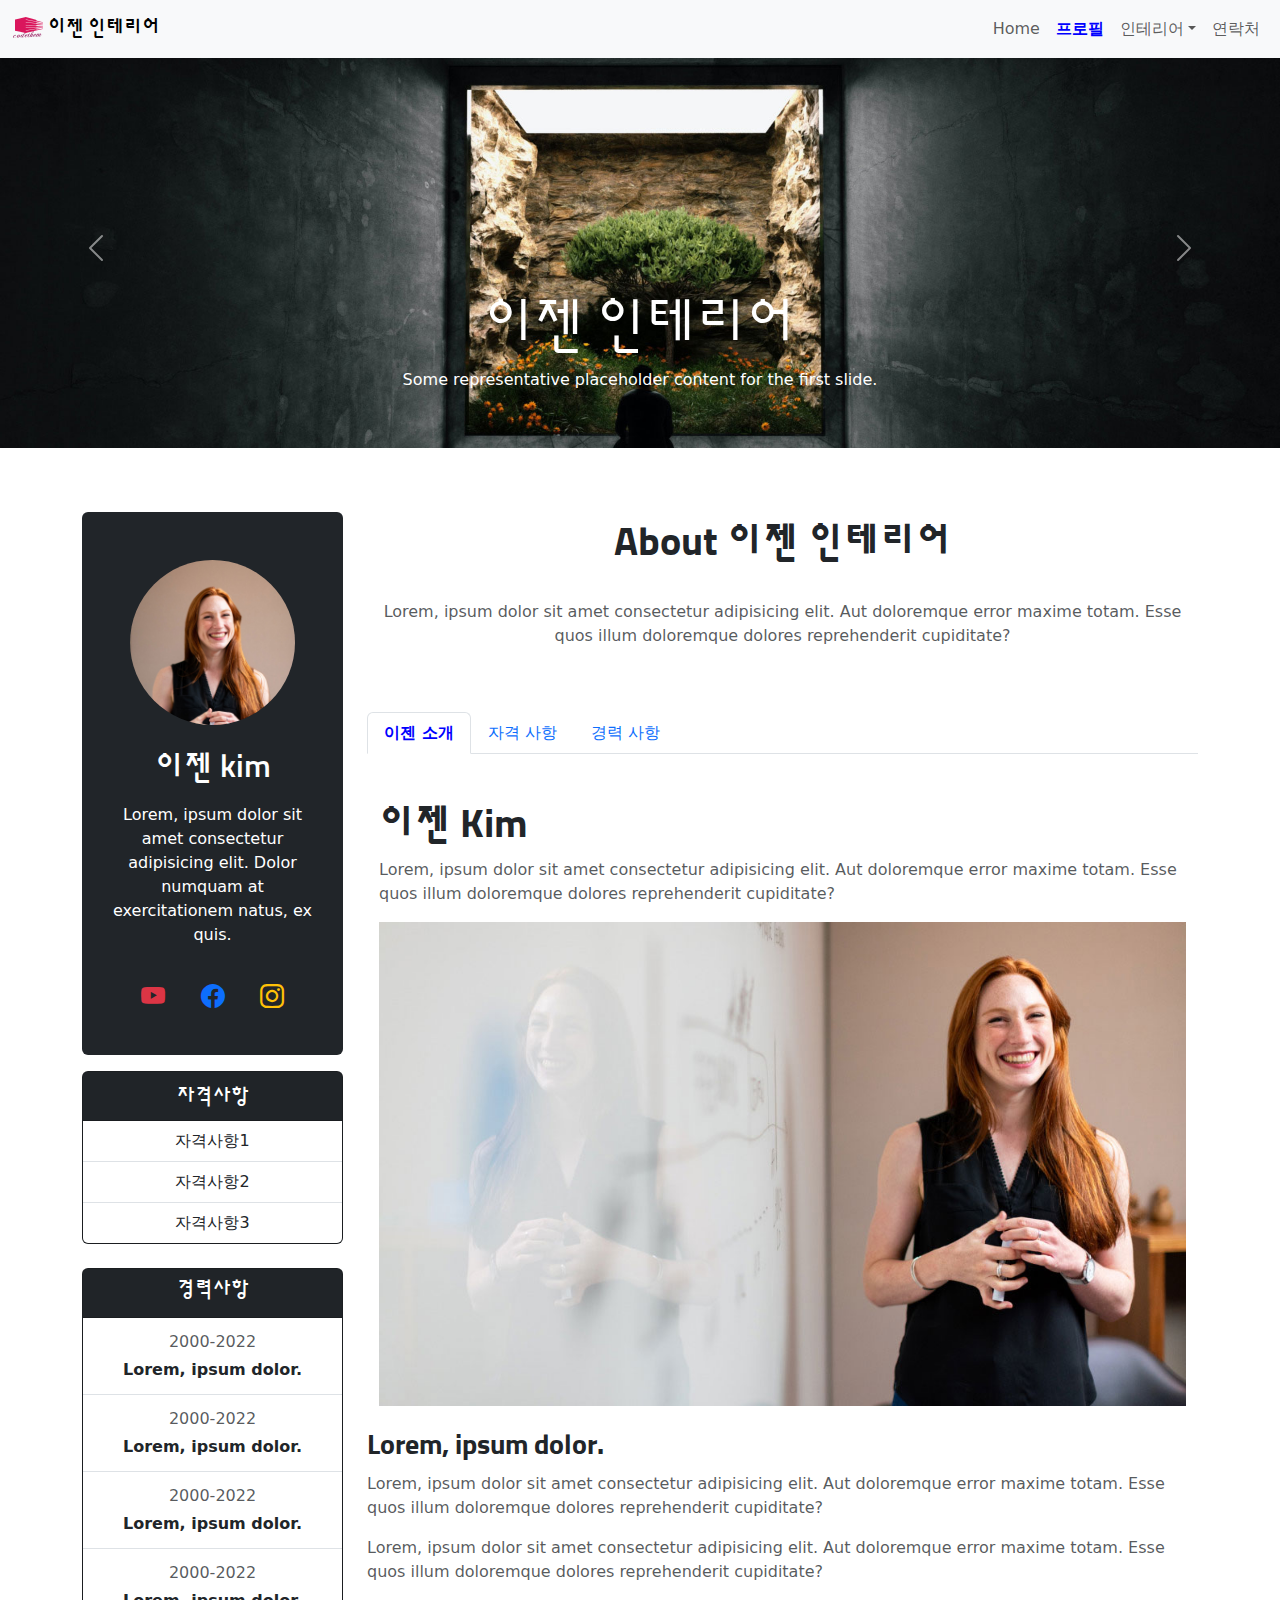
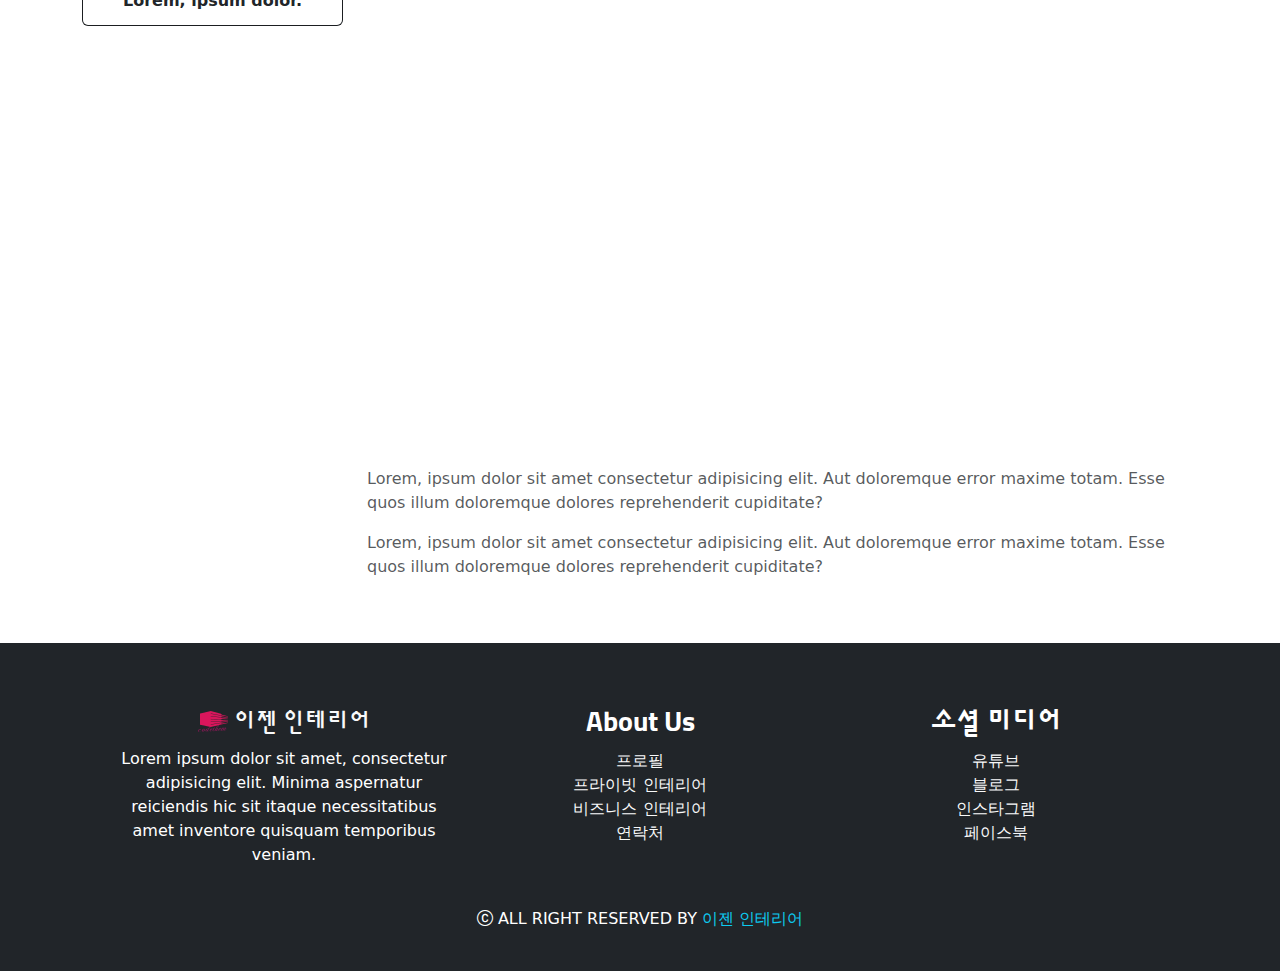
<file: profile.html>
<!DOCTYPE html>
<html lang="ko">
<head>
    <meta charset="UTF-8">
    <meta name="viewport" content="width=device-width, initial-scale=1.0">
    <title>이젠 인테리어</title>
    
    <link rel="stylesheet" href="https://cdn.jsdelivr.net/npm/bootstrap-icons@1.11.3/font/bootstrap-icons.min.css">
    <link href="./css/style.css" rel="stylesheet">
    <link href="./css/bootstrap.css" rel="stylesheet">

</head>
<body>
    <!-- 네비게이션 영역 시작 -->
    <nav class="navbar navbar-expand-md bg-light fixed-top">
        <div class="container-fluid">
            <a class="navbar-brand logo-font" href="./index.html"><img src='./images/logo.png' alt="로고"> 이젠 인테리어</a>
            <button class="navbar-toggler" type="button" data-bs-toggle="collapse" data-bs-target="#nav-menu" aria-controls="nav-menu" aria-expanded="false" aria-label="Toggle navigation">
                <span class="navbar-toggler-icon"></span>
            </button>
            <div class="collapse navbar-collapse" id="nav-menu">
                <ul class="navbar-nav ms-auto mb-2 mb-md-0" >
                    <li class="nav-item">
                        <a class="nav-link" href="./index.html">Home</a>
                    </li>
                    <li class="nav-item">
                        <a class="nav-link active" href="./profile.html">프로필</a>
                    </li>
                    <li class="nav-item dropdown">
                        <a class="nav-link dropdown-toggle" href="#" role="button" data-bs-toggle="dropdown" aria-expanded="false">인테리어</a>
                        <ul class="dropdown-menu">
                            <li><a class="dropdown-item" href="./private-interior.html">개인공간</a></li>
                            <li><a class="dropdown-item" href="./business-interior.html">비즈니스 공간</a></li>
                        </ul>
                    </li>
                    <li class="nav-item">
                        <a class="nav-link" href="./contact.html">연락처</a>
                    </li>
                </ul>
            </div>
        </div>
    </nav>
    <!-- 헤더 영역 시작-->
    <header>
        <div id="headerCarousel" class="mt-5 carousel slide carousel-fade">
            <div class="carousel-inner">
                <div class="carousel-item active">
                    <img src="./images/header1.jpg" class="d-block w-100" alt="헤더1">
                    <div class="carousel-caption">
                        <h1 class="display-4 d-block md-0">이젠 인테리어</h5>
                        <p class="d-none d-sm-block">Some representative placeholder content for the first slide.</p>
                    </div>
                </div>
                <div class="carousel-item">
                    <img src="./images/header2.jpg" class="d-block w-100" alt="헤더2">
                    <div class="carousel-caption">
                        <h1 class="display-4 d-block md-0">이젠 인테리어</h5>
                        <p class="d-none d-sm-block">Some representative placeholder content for the first slide.</p>
                    </div>
                </div>
                <div class="carousel-item">
                    <img src="./images/header3.jpg" class="d-block w-100" alt="헤더3">
                    <div class="carousel-caption">
                        <h1 class="display-4 d-block md-0">이젠 인테리어</h5>
                        <p class="d-none d-sm-block">Some representative placeholder content for the first slide.</p>
                    </div>
                </div>
                <div class="carousel-item">
                    <img src="./images/header4.jpg" class="d-block w-100" alt="헤더4">
                    <div class="carousel-caption">
                        <h1 class="display-4 d-block md-0">이젠 인테리어</h5>
                        <p class="d-none d-sm-block">Some representative placeholder content for the first slide.</p>
                    </div>
                </div>
                <div class="carousel-item">
                    <img src="./images/header5.jpg" class="d-block w-100" alt="헤더5">
                    <div class="carousel-caption">
                        <h1 class="display-4 d-block md-0">이젠 인테리어</h5>
                        <p class="d-none d-sm-block">Some representative placeholder content for the first slide.</p>
                    </div>
                </div>
            </div>
            <button class="carousel-control-prev" type="button" data-bs-target="#headerCarousel" data-bs-slide="prev">
                <span class="carousel-control-prev-icon" aria-hidden="true"></span>
                <span class="visually-hidden">Previous</span>
            </button>
            <button class="carousel-control-next" type="button" data-bs-target="#headerCarousel" data-bs-slide="next">
                <span class="carousel-control-next-icon" aria-hidden="true"></span>
                <span class="visually-hidden">Next</span>
            </button>
        </div>
    </header>
    <!-- 메인 섹션 시작-->
    <main class="container my-5" id="home">
        <div class="row">
                <!-- 프로필 바 섹션 -->
            <section class="col-md-5 col-lg-3">

                <div class="bg-dark text-white text-center my-3 p-4 rounded">
                    <img src="./images/main-profile.jpg" alt="프로필 사진" class="rounded-circle p-4 img-fluid">
                    <h2 class="mb-3">이젠 kim</h2>
                    <p>Lorem, ipsum dolor sit amet consectetur adipisicing elit. Dolor numquam at exercitationem natus, ex quis.</p>
                    <div class="d-flex justify-content-evenly fs-4 py-3">
                        <a href="#" class="link-danger" type="button"><i class="bi bi-youtube"></i></a>
                        <a href="#" class="link-primary" type="button"><i class="bi bi-facebook"></i></a> 
                        <a href="#" class="link-warning" type="button"><i class="bi bi-instagram"></i></a>
                    </div>
                </div>
                <!-- 자격사항 리스트 -->
                <div class="card bg-dark text-white text-center">
                    <div class="card-header">
                      <h3 class="fs-5 m-1">자격사항</h3>
                    </div>
                    <ul class="list-group list-group-flush">
                      <li class="list-group-item">자격사항1</li>
                      <li class="list-group-item">자격사항2</li>
                      <li class="list-group-item">자격사항3</li>
                    </ul>
                  </div>
                  <!-- 경력사항 리스트 -->
                <div class="card bg-dark text-white text-center mt-4">
                    <div class="card-header">
                      <h3 class="fs-5">경력사항</h3>
                    </div>
                    <ul class="list-group list-group-flush">
                        <li class="list-group-item">
                            <p class="text-muted m-1">2000-2022</p>
                            <p class="fw-bold m-1">Lorem, ipsum dolor.</p>
                        </li>
                        <li class="list-group-item">
                            <p class="text-muted m-1">2000-2022</p>
                            <p class="fw-bold m-1">Lorem, ipsum dolor.</p>
                        </li>
                        <li class="list-group-item">
                            <p class="text-muted m-1">2000-2022</p>
                            <p class="fw-bold m-1">Lorem, ipsum dolor.</p>
                        </li>
                        <li class="list-group-item">
                            <p class="text-muted m-1">2000-2022</p>
                            <p class="fw-bold m-1">Lorem, ipsum dolor.</p>
                        </li>
                    </ul>
                </div>
            </section>
            <!-- 프로필 섹션 시작 -->
            <section class="col-md-7 col-lg-9">
                <div class="text-center pb-5">
                    <h2 class="fs-1 fw-bold py-4">About 이젠 인테리어</h2>
                    <p class="text-muted">Lorem, ipsum dolor sit amet consectetur adipisicing elit. Aut doloremque error maxime totam. Esse quos illum doloremque dolores reprehenderit cupiditate?</p>
                </div>
                <!-- 탭 시작 -->
                <div class="nav nav-tabs" id="nav-tab" role="tablist">
                      <button class="nav-link active" id="aboutme-tab" data-bs-toggle="tab" data-bs-target="#aboutme" type="button" role="tab" aria-controls="aboutme" aria-selected="true">이젠 소개</button>
                      <button class="nav-link" id="certificate-tab" data-bs-toggle="tab" data-bs-target="#certificate" type="button" role="tab" aria-controls="certificate" aria-selected="false">자격 사항</button>
                      <button class="nav-link" id="experiences-tab" data-bs-toggle="tab" data-bs-target="#experiences" type="button" role="tab" aria-controls="experiences" aria-selected="false">경력 사항</button>
                </div>
                <div class="tab-content" id="nav-tabContent">
                    <div class="tab-pane fade show active" id="aboutme" role="tabpanel" aria-labelledby="aboutme-tab" tabindex="0">
                        <div class="container-fluid mt-5">
                            <h3 class="fs-1 fw-bold ">이젠 Kim</h2>
                            <p class="text-muted">Lorem, ipsum dolor sit amet consectetur adipisicing elit. Aut doloremque error maxime totam. Esse quos illum doloremque dolores reprehenderit cupiditate?</p>
                            <img src="./images/profile-tab1.jpg" class="img-fluid">
                        </div>
                        <div class="mt-4">
                            <h4 class="fs-3 fw-bold">Lorem, ipsum dolor.</h2>
                                <p class="text-muted">Lorem, ipsum dolor sit amet consectetur adipisicing elit. Aut doloremque error maxime totam. Esse quos illum doloremque dolores reprehenderit cupiditate?</p>
                                <p class="text-muted">Lorem, ipsum dolor sit amet consectetur adipisicing elit. Aut doloremque error maxime totam. Esse quos illum doloremque dolores reprehenderit cupiditate?</p>
                                <div class="ratio ratio-16x9">
                                    <iframe width="560" height="315" src="https://www.youtube.com/embed/uF3Zk94KNfc?si=cnZbcP3-Mpsvmjj8" title="YouTube video player" frameborder="0" allow="accelerometer; autoplay; clipboard-write; encrypted-media; gyroscope; picture-in-picture; web-share" referrerpolicy="strict-origin-when-cross-origin" allowfullscreen></iframe>
                                </div>
                                <p class="text-muted">Lorem, ipsum dolor sit amet consectetur adipisicing elit. Aut doloremque error maxime totam. Esse quos illum doloremque dolores reprehenderit cupiditate?</p>
                                <p class="text-muted">Lorem, ipsum dolor sit amet consectetur adipisicing elit. Aut doloremque error maxime totam. Esse quos illum doloremque dolores reprehenderit cupiditate?</p>
                        </div>
                    </div>
                    <div class="tab-pane fade" id="certificate" role="tabpanel" aria-labelledby="certificate-tab" tabindex="0">
                        
                            <div class="m-5">
                                <div class="d-flex align-items-center py-3">
                                    <img src="./images/certificate1.jpg" class="img-fluid rounded-5" alt="..."> 
                                    <div class="ms-3">
                                        <h3>어워드 1</h3>
                                        <p>Lorem ipsum dolor sit amet.</p>
                                    </div>   
                                </div>
                                <p>Lorem ipsum dolor sit amet consectetur adipisicing elit. Quasi, repellendus. Quo perspiciatis sapiente alias fugiat, quis error placeat praesentium explicabo beatae cupiditate ducimus assumenda, odit architecto possimus officiis! Excepturi, reprehenderit.</p>
                            </div>
                            <div class="m-5">
                                <div class="d-flex align-items-center py-3">
                                    <img src="./images/certificate2.jpg" class="img-fluid rounded-5" alt="..."> 
                                    <div class="ms-3">
                                        <h3>어워드 2</h3>
                                        <p>Lorem ipsum dolor sit amet.</p>
                                    </div>   
                                </div>
                                <p>Lorem ipsum dolor sit amet consectetur adipisicing elit. Quasi, repellendus. Quo perspiciatis sapiente alias fugiat, quis error placeat praesentium explicabo beatae cupiditate ducimus assumenda, odit architecto possimus officiis! Excepturi, reprehenderit.</p>
                            </div>
                            <div class="m-5">
                                <div class="d-flex align-items-center py-3">
                                    <img src="./images/certificate3.jpg" class="img-fluid rounded-5" alt="..."> 
                                    <div class="ms-3">
                                        <h3>어워드 3</h3>
                                        <p>Lorem ipsum dolor sit amet.</p>
                                    </div>   
                                </div>
                                <p>Lorem ipsum dolor sit amet consectetur adipisicing elit. Quasi, repellendus. Quo perspiciatis sapiente alias fugiat, quis error placeat praesentium explicabo beatae cupiditate ducimus assumenda, odit architecto possimus officiis! Excepturi, reprehenderit.</p>
                            </div>
                            <div class="m-5">
                                <div class="d-flex align-items-center py-3">
                                    <img src="./images/certificate4.jpg" class="img-fluid rounded-5" alt="..."> 
                                    <div class="ms-3">
                                        <h3>어워드 4</h3>
                                        <p>Lorem ipsum dolor sit amet.</p>
                                    </div>   
                                </div>
                                <p>Lorem ipsum dolor sit amet consectetur adipisicing elit. Quasi, repellendus. Quo perspiciatis sapiente alias fugiat, quis error placeat praesentium explicabo beatae cupiditate ducimus assumenda, odit architecto possimus officiis! Excepturi, reprehenderit.</p>
                            </div>
                    </div>
                    <div class="tab-pane fade" id="experiences" role="tabpanel" aria-labelledby="experiences-tab" tabindex="0">
                        <div class="mt-4 p-4 border-bottom">
                            <h3>이젠 인테리어</h3>
                            <p>2010~2022</p>
                            <p>Lorem ipsum dolor, sit amet consectetur adipisicing elit. Porro, iste itaque velit delectus provident deserunt quibusdam alias natus culpa laudantium aliquam, magni excepturi labore consequatur.</p>
                        </div>
                        <div class="mt-4 p-4 border-bottom">
                            <h3>인테리어 X</h3>
                            <p>2010~2022</p>
                            <p>Lorem ipsum dolor, sit amet consectetur adipisicing elit. Porro, iste itaque velit delectus provident deserunt quibusdam alias natus culpa laudantium aliquam, magni excepturi labore consequatur.</p>
                        </div>
                        <div class="mt-4 p-4 border-bottom">
                            <h3>인테리어 A</h3>
                            <p>2010~2022</p>
                            <p>Lorem ipsum dolor, sit amet consectetur adipisicing elit. Porro, iste itaque velit delectus provident deserunt quibusdam alias natus culpa laudantium aliquam, magni excepturi labore consequatur.</p>
                        </div>
                    </div>
                
                <!-- 탭 끝 -->
            </section>
            <!-- 프로필 섹션 끝 -->
        </div>
    </main>
    <!-- 풋터 영역 시작 -->
    <footer class="bg-dark text-white text-center py-3">
        <div class="container">
            <div class="row d-flex justify-content-evenly text-center text-white pt-5 mx-4">
                <div class="col-md-4">
                    <h4><a href="./index.html" class="link-light text-decoration-none pb-5"><img src='./images/logo.png' alt="로고"> 이젠 인테리어</a></h4>
                    <p>Lorem ipsum dolor sit amet, consectetur adipisicing elit. Minima aspernatur reiciendis hic sit itaque necessitatibus amet inventore quisquam temporibus veniam.</p>
                </div>
    
                <div class="col-md-4 px-4">
                    <h3 class="fw-bold">About Us</h3>
                    <ul class="list-unstyled">
                        <li><a href="./profile.html" class="link-light text-decoration-none">프로필</a></li>
                        <li><a href="./private-interior.html" class="link-light text-decoration-none">프라이빗 인테리어</a></li>
                        <li><a href="./business-interior.html" class="link-light text-decoration-none">비즈니스 인테리어</a></li>
                        <li><a href="./contact.html" class="link-light text-decoration-none">연락처</a></li>
                    </ul>
                </div>

                <div class="col-md-4">
                    <h3 class="fw-bold">소셜 미디어</h3>
                    <ul class="list-unstyled">
                        <li><a href="#" class="link-light text-decoration-none">유튜브</a></li>
                        <li><a href="#" class="link-light text-decoration-none">블로그</a></li>
                        <li><a href="#" class="link-light text-decoration-none">인스타그램</a></li>
                        <li><a href="#" class="link-light text-decoration-none">페이스북</a></li>
                    </ul>
                </div>
            </div>

            <div class="container text-center text-white">
                <p class="py-4 mb-0">
                    <i class="bi bi-c-circle"></i> ALL RIGHT RESERVED BY
                    <a href="https://mr.ezenac.co.kr/" target="_blank"
                    class="gugi-font link-info text-decoration-none">이젠 인테리어</a>
                </p>
            </div>

        </div>    
    </footer>
    <!-- 풋터 영역 끝 -->
    <script src="./js/bootstrap.js"></script>
    <link href="https://cdn.jsdelivr.net/npm/bootstrap@5.2.3/dist/css/bootstrap.min.css" rel="stylesheet" integrity="sha384-rbsA2VBKQhggwzxH7pPCaAqO46MgnOM80zW1RWuH61DGLwZJEdK2Kadq2F9CUG65" crossorigin="anonymous">
    <script src="https://cdn.jsdelivr.net/npm/bootstrap@5.2.3/dist/js/bootstrap.bundle.min.js" integrity="sha384-kenU1KFdBIe4zVF0s0G1M5b4hcpxyD9F7jL+jjXkk+Q2h455rYXK/7HAuoJl+0I4" crossorigin="anonymous"></script>
</body>
</html>
</file>
<file: css/style.css>
@import url('https://fonts.googleapis.com/css2?family=Noto+Sans+KR:wght@100..900&family=Sunflower:wght@500;700&display=swap');


body {
    font-family: "Noto Sans KR", sans-serif;
}
h1,h2,h3,h4,h5 ,.logo-font {
    font-family: "Sunflower", sans-serif;
}

.banner {
    background-image: url(../images/card-banner.jpg);
    background-position: center;
    background-size: cover;
    background-attachment: fixed;
    
}
.contact {
    background-image: url(../images/contact-bg.jpg);
    background-position: center;
    background-size: cover;
    background-attachment: fixed;
}
.nav-link:hover,
.nav-link.active {
    color: blue !important;
    font-weight: bold;
}
</file>
